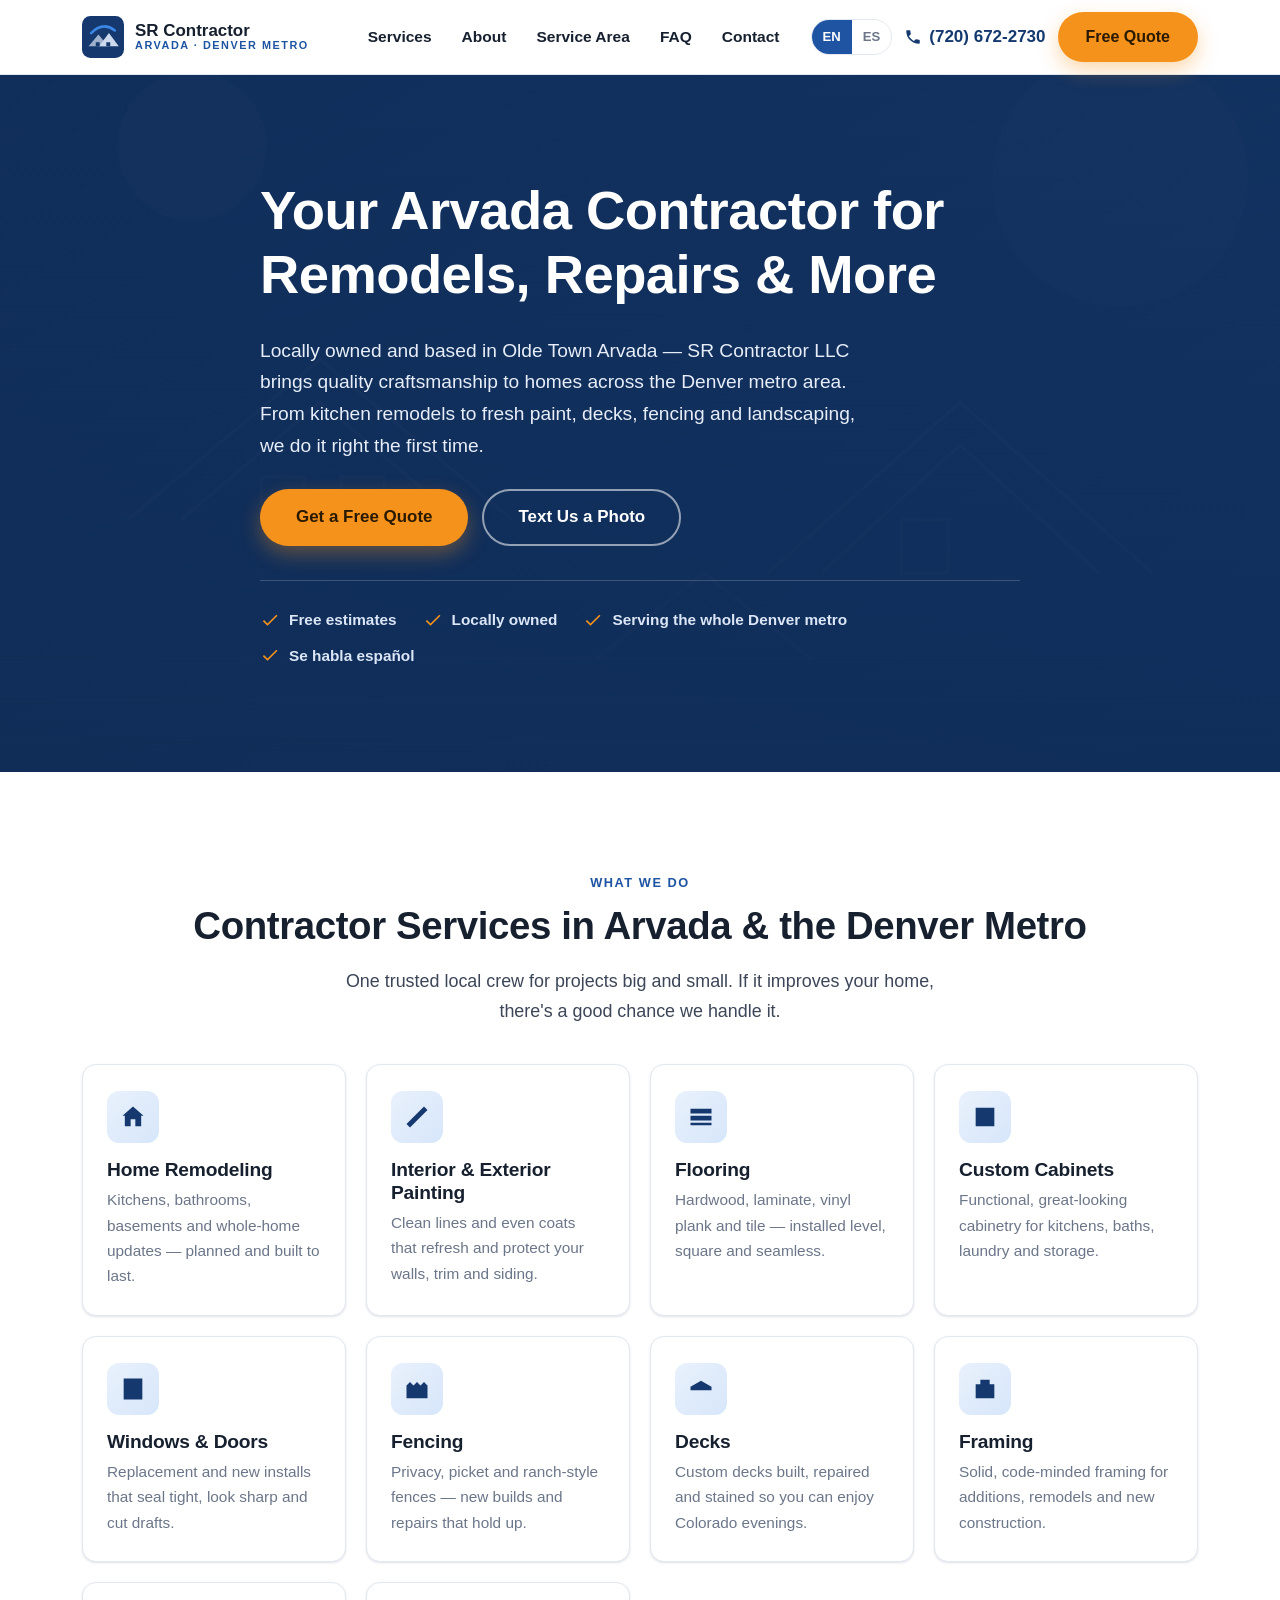
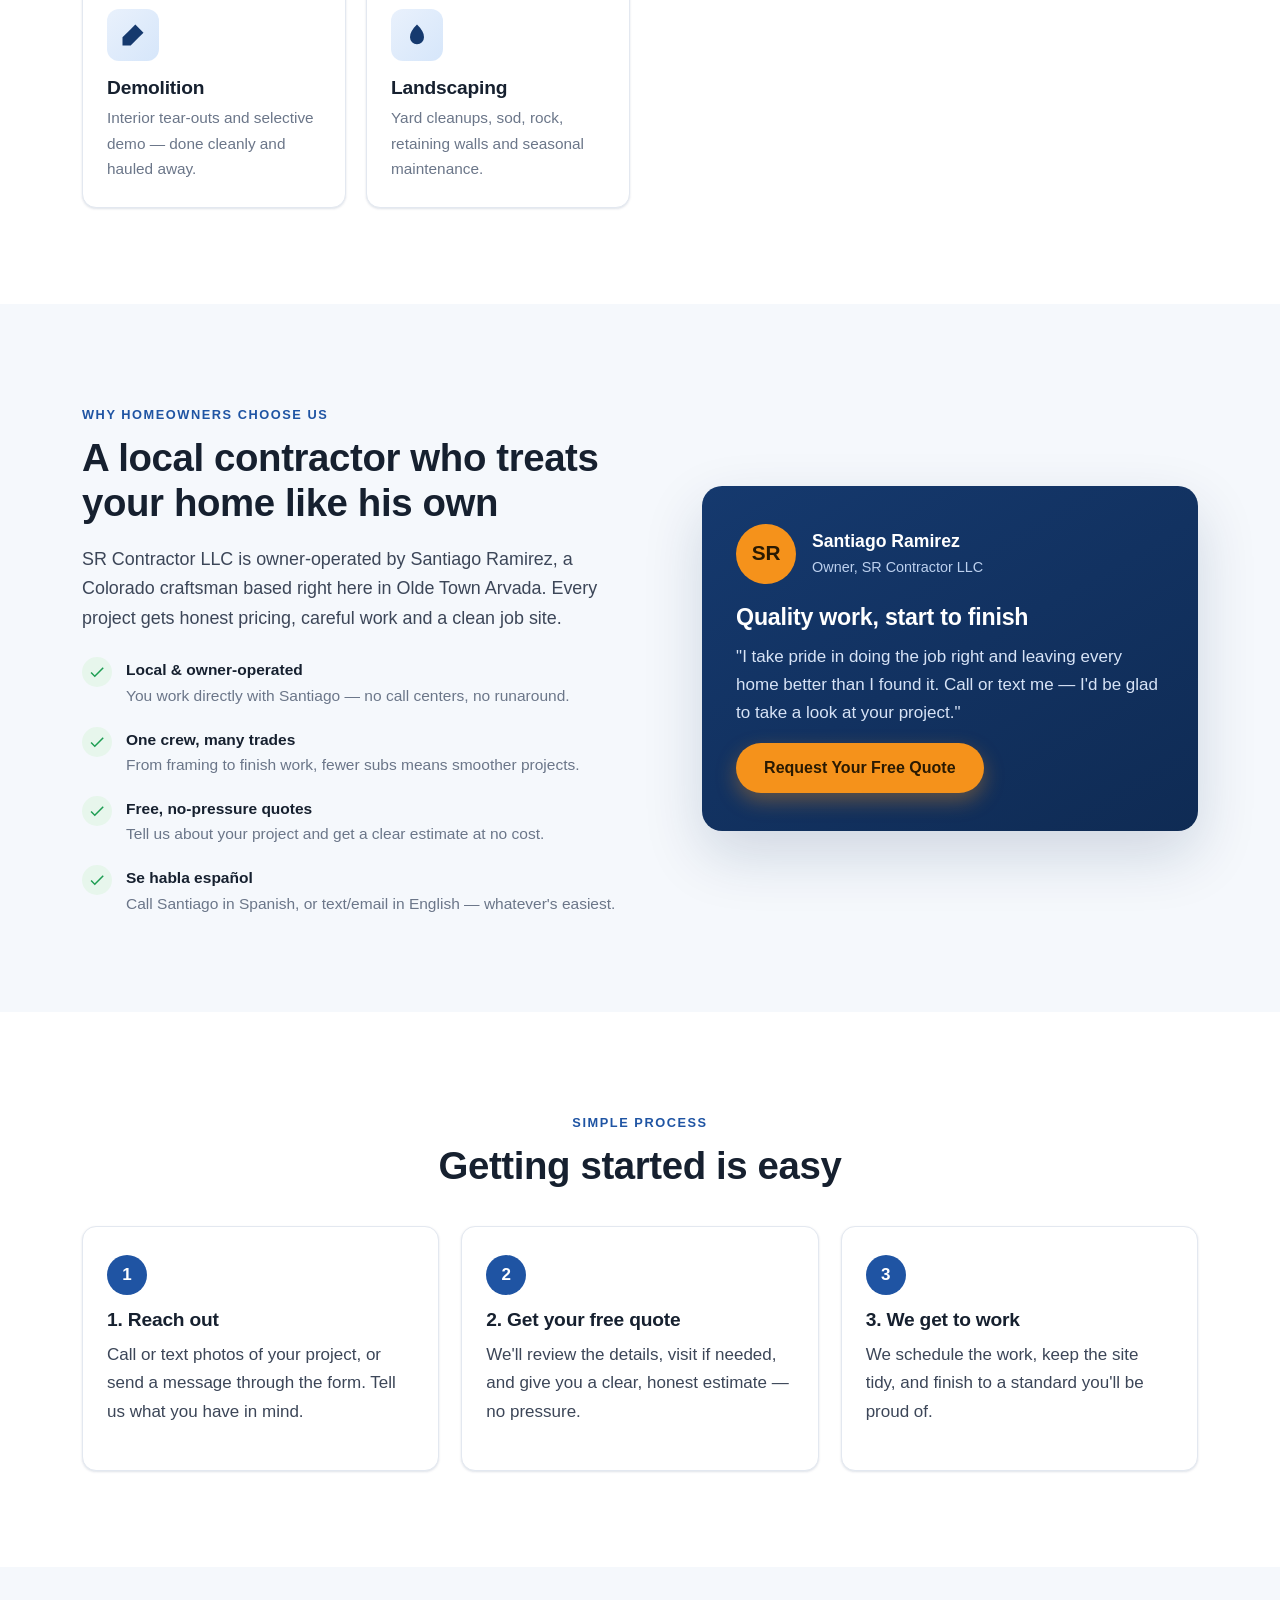
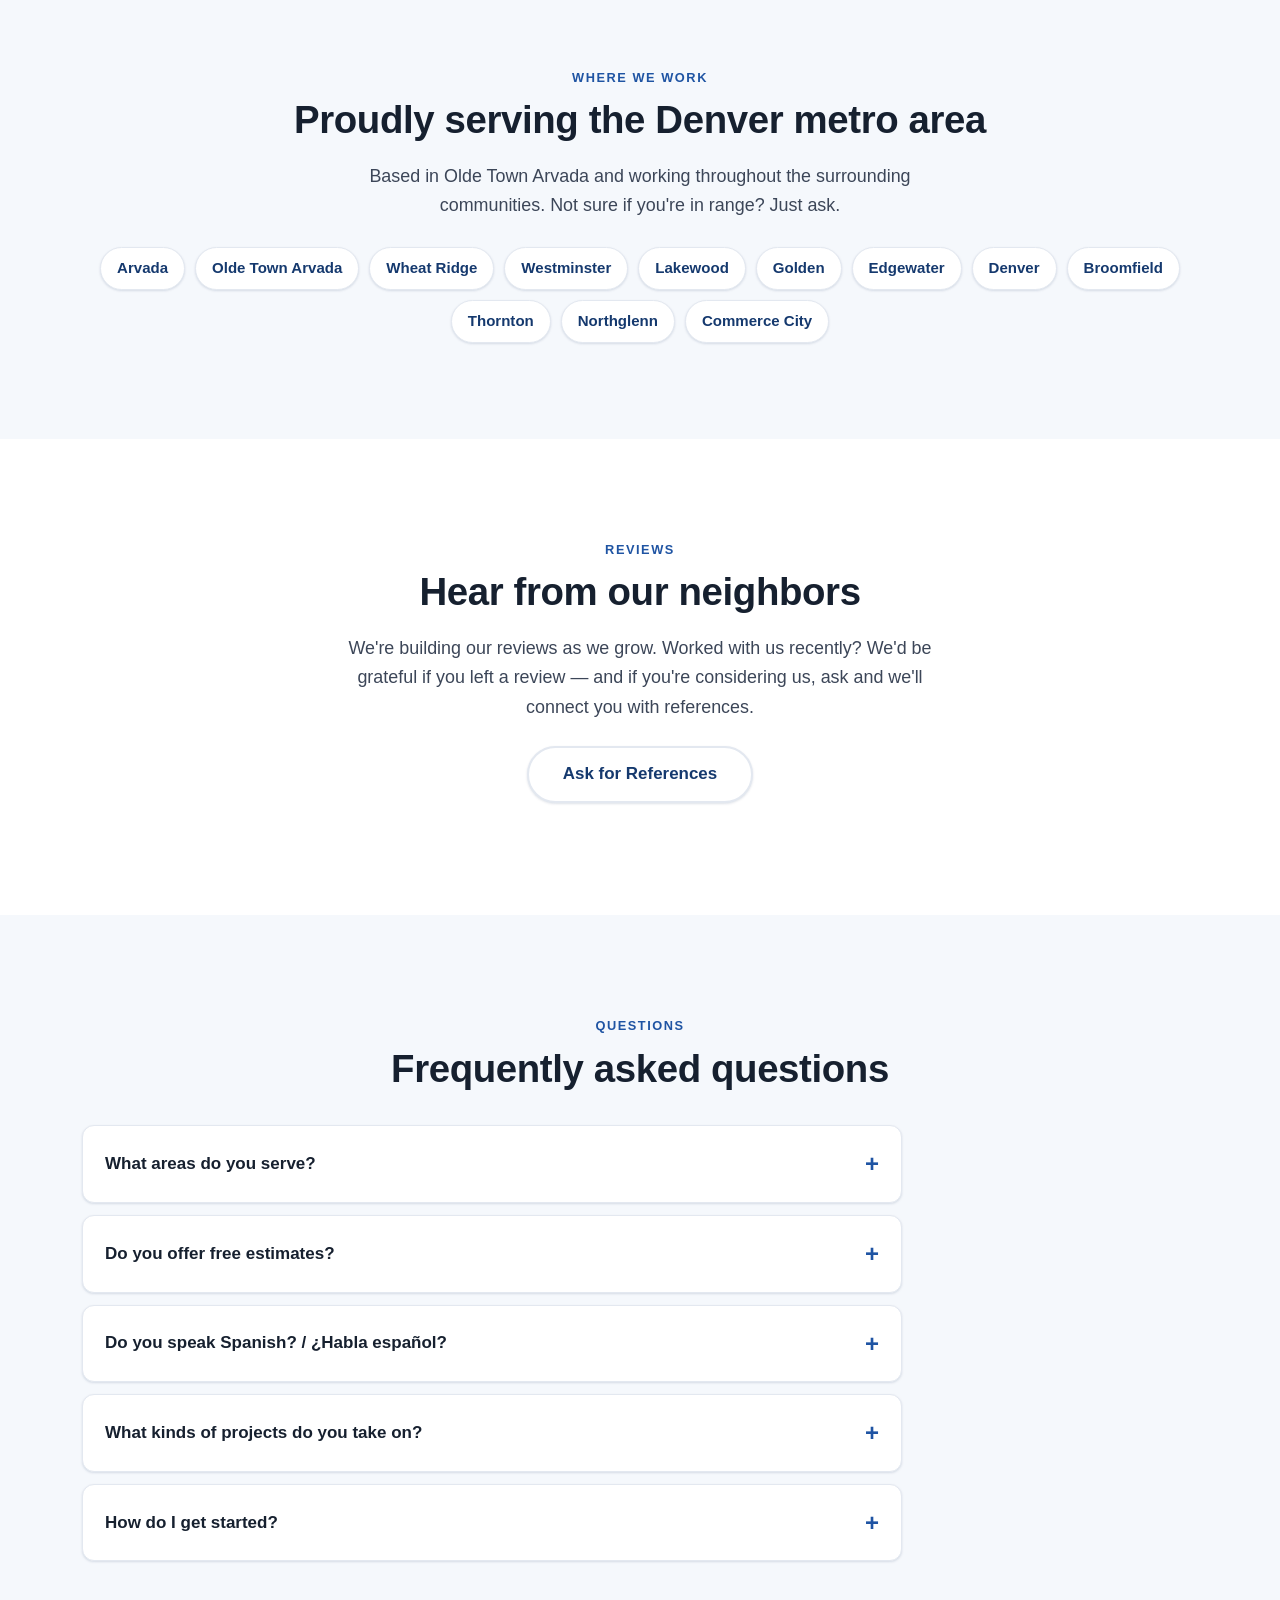
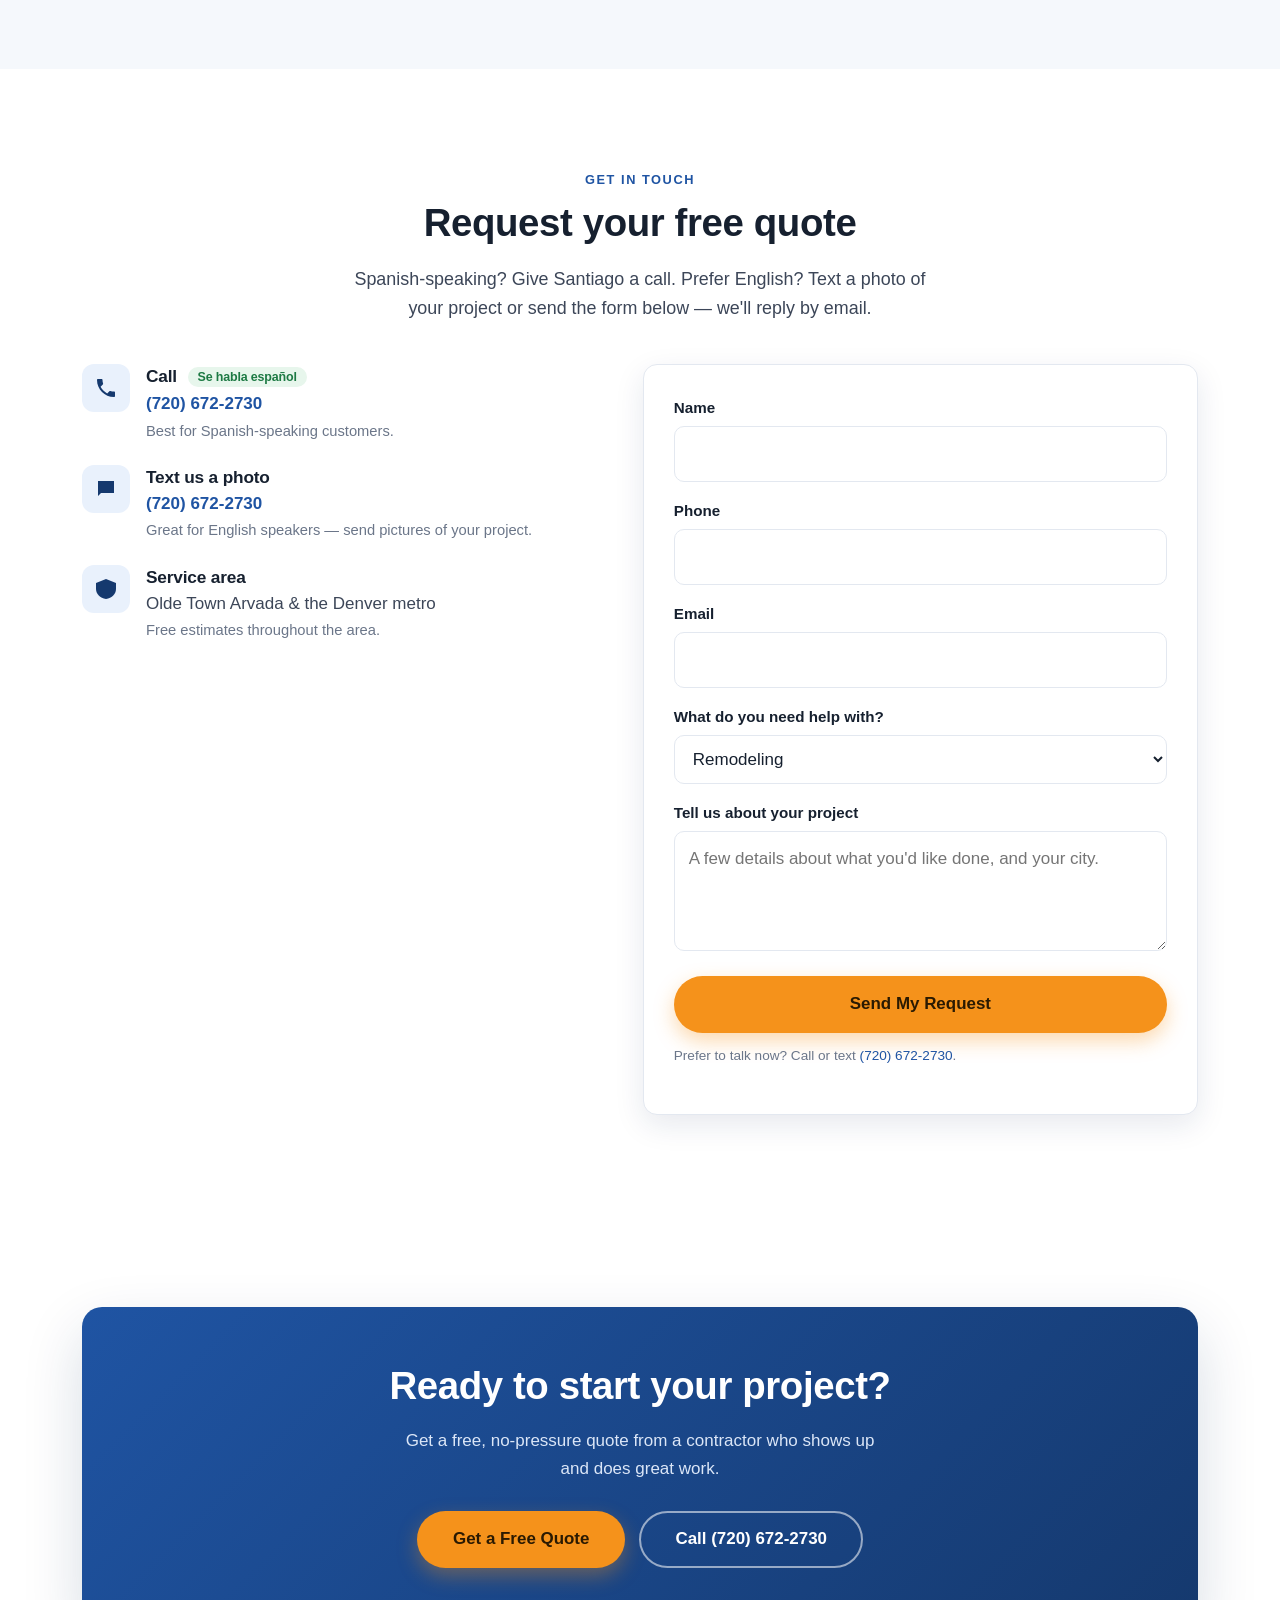
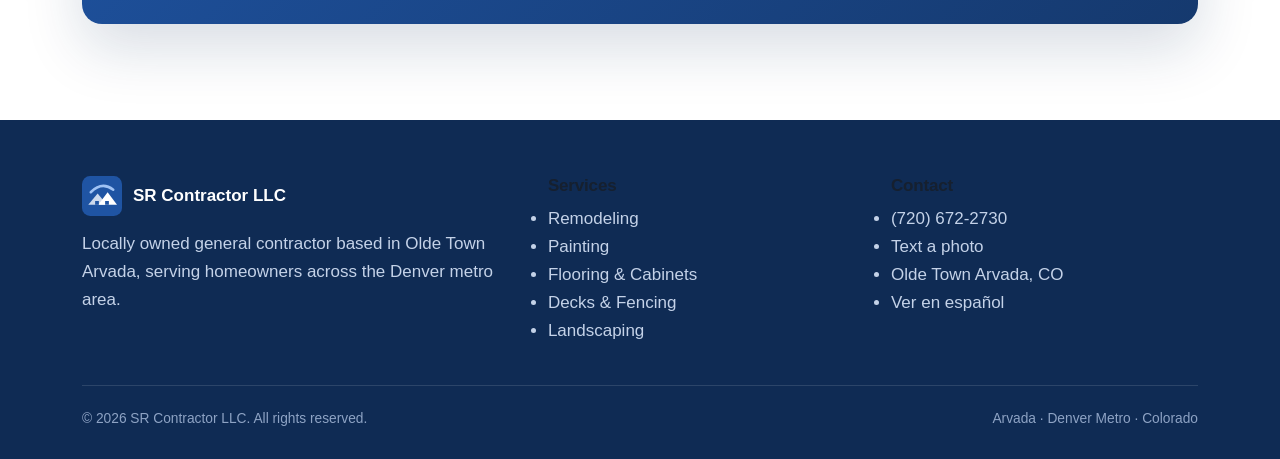
<file: index.html>
<!DOCTYPE html>
<html lang="en">
<head>
  <meta charset="utf-8">
  <meta name="viewport" content="width=device-width, initial-scale=1">

  <!-- ===== Primary SEO meta ===== -->
  <title>Arvada Contractor — Remodeling, Painting, Decks & More | SR Contractor LLC</title>
  <meta name="description" content="Locally owned Arvada contractor serving the Denver metro: remodeling, painting, flooring, decks, fencing & more. Free quotes — call or text (720) 672-2730.">
  <meta name="keywords" content="Arvada contractor, contractor near me, Denver metro contractor, home remodeling Arvada, painting, flooring, decks, fencing, cabinets, framing, demolition, landscaping">
  <meta name="robots" content="index, follow, max-image-preview:large">
  <meta name="author" content="SR Contractor LLC">
  <meta name="theme-color" content="#15396e">

  <!-- Canonical + language alternates (English-primary + Spanish) -->
  <link rel="canonical" href="https://arvadacontractor.com/">
  <link rel="alternate" hreflang="en" href="https://arvadacontractor.com/">
  <link rel="alternate" hreflang="es" href="https://arvadacontractor.com/es/">
  <link rel="alternate" hreflang="x-default" href="https://arvadacontractor.com/">

  <!-- ===== Open Graph / social ===== -->
  <meta property="og:type" content="website">
  <meta property="og:site_name" content="SR Contractor LLC">
  <meta property="og:title" content="Arvada Contractor — Remodeling, Painting, Decks & More">
  <meta property="og:description" content="Locally owned Arvada contractor serving the Denver metro. Free quotes — call or text today.">
  <meta property="og:url" content="https://arvadacontractor.com/">
  <meta property="og:locale" content="en_US">
  <meta property="og:locale:alternate" content="es_US">
  <meta property="og:image" content="https://arvadacontractor.com/assets/og-image.jpg">
  <meta property="og:image:width" content="1200">
  <meta property="og:image:height" content="630">
  <meta name="twitter:card" content="summary_large_image">
  <meta name="twitter:title" content="Arvada Contractor — SR Contractor LLC">
  <meta name="twitter:description" content="Locally owned Arvada contractor serving the Denver metro. Free quotes — call or text today.">
  <meta name="twitter:image" content="https://arvadacontractor.com/assets/og-image.jpg">

  <!-- Icons -->
  <link rel="icon" href="/assets/favicon.svg" type="image/svg+xml">
  <link rel="apple-touch-icon" href="/assets/favicon.svg">

  <link rel="preload" href="/css/styles.css" as="style">
  <link rel="stylesheet" href="/css/styles.css">

  <!-- ===== Structured data: Local business (General Contractor) ===== -->
  <script type="application/ld+json">
  {
    "@context": "https://schema.org",
    "@type": "GeneralContractor",
    "@id": "https://arvadacontractor.com/#business",
    "name": "SR Contractor LLC",
    "alternateName": "SR Contractor",
    "url": "https://arvadacontractor.com/",
    "image": "https://arvadacontractor.com/assets/og-image.jpg",
    "logo": "https://arvadacontractor.com/assets/favicon.svg",
    "telephone": "+1-720-672-2730",
    "priceRange": "$$",
    "description": "Locally owned general contractor in Arvada, Colorado, serving the Denver metro area. Remodeling, painting, flooring, cabinets, windows and doors, fencing, decks, framing, demolition and landscaping.",
    "knowsLanguage": ["es", "en"],
    "address": {
      "@type": "PostalAddress",
      "addressLocality": "Arvada",
      "addressRegion": "CO",
      "postalCode": "80002",
      "addressCountry": "US"
    },
    "areaServed": [
      { "@type": "City", "name": "Arvada" },
      { "@type": "City", "name": "Wheat Ridge" },
      { "@type": "City", "name": "Westminster" },
      { "@type": "City", "name": "Lakewood" },
      { "@type": "City", "name": "Golden" },
      { "@type": "City", "name": "Denver" },
      { "@type": "City", "name": "Broomfield" },
      { "@type": "City", "name": "Thornton" },
      { "@type": "City", "name": "Northglenn" },
      { "@type": "City", "name": "Edgewater" }
    ],
    "hasOfferCatalog": {
      "@type": "OfferCatalog",
      "name": "Contractor Services",
      "itemListElement": [
        { "@type": "Offer", "itemOffered": { "@type": "Service", "name": "Home Remodeling" } },
        { "@type": "Offer", "itemOffered": { "@type": "Service", "name": "Interior & Exterior Painting" } },
        { "@type": "Offer", "itemOffered": { "@type": "Service", "name": "Flooring Installation" } },
        { "@type": "Offer", "itemOffered": { "@type": "Service", "name": "Custom Cabinets" } },
        { "@type": "Offer", "itemOffered": { "@type": "Service", "name": "Windows & Doors" } },
        { "@type": "Offer", "itemOffered": { "@type": "Service", "name": "Fencing" } },
        { "@type": "Offer", "itemOffered": { "@type": "Service", "name": "Decks" } },
        { "@type": "Offer", "itemOffered": { "@type": "Service", "name": "Framing" } },
        { "@type": "Offer", "itemOffered": { "@type": "Service", "name": "Demolition" } },
        { "@type": "Offer", "itemOffered": { "@type": "Service", "name": "Landscaping" } }
      ]
    }
  }
  </script>

  <!-- ===== Structured data: FAQ (eligible for rich results) ===== -->
  <script type="application/ld+json">
  {
    "@context": "https://schema.org",
    "@type": "FAQPage",
    "mainEntity": [
      {
        "@type": "Question",
        "name": "What areas do you serve?",
        "acceptedAnswer": { "@type": "Answer", "text": "SR Contractor LLC is based in Olde Town Arvada and serves the greater Denver metro area, including Wheat Ridge, Westminster, Lakewood, Golden, Broomfield, Thornton and Denver." }
      },
      {
        "@type": "Question",
        "name": "Do you offer free estimates?",
        "acceptedAnswer": { "@type": "Answer", "text": "Yes. Estimates are free. Call or text photos of your project to (720) 672-2730, or send a message through the contact form." }
      },
      {
        "@type": "Question",
        "name": "Do you speak Spanish?",
        "acceptedAnswer": { "@type": "Answer", "text": "Yes. The owner, Santiago Ramirez, speaks Spanish and is happy to take Spanish-speaking calls. English-speaking customers are welcome to text or use the contact form." }
      },
      {
        "@type": "Question",
        "name": "What kinds of projects do you take on?",
        "acceptedAnswer": { "@type": "Answer", "text": "Remodeling, painting, flooring, custom cabinets, windows and doors, fencing, decks, framing, demolition and landscaping — for homeowners across the Denver metro." }
      }
    ]
  }
  </script>
</head>

<body>
  <a class="skip-link" href="#main">Skip to content</a>

  <!-- ===================== HEADER ===================== -->
  <header class="site-header">
    <div class="container">
      <nav class="nav" id="nav" aria-label="Primary">
        <a class="brand" href="/" aria-label="SR Contractor LLC home">
          <svg class="brand__logo" viewBox="0 0 64 64" aria-hidden="true">
            <rect width="64" height="64" rx="13" fill="#15396e"/>
            <path d="M14 26 Q32 8 50 22" fill="none" stroke="#3b86e6" stroke-width="4" stroke-linecap="round"/>
            <path d="M10 46 L25 28 L40 46 Z" fill="#9fb1cc"/>
            <path d="M26 46 L41 26 L56 46 Z" fill="#cdd9ec"/>
            <rect x="21" y="40" width="6" height="6" fill="#15396e"/>
            <rect x="37" y="40" width="6" height="6" fill="#15396e"/>
          </svg>
          <span class="brand__name">SR Contractor<span>Arvada · Denver Metro</span></span>
        </a>

        <ul class="nav__links">
          <li><a href="#services">Services</a></li>
          <li><a href="#about">About</a></li>
          <li><a href="#area">Service Area</a></li>
          <li><a href="#faq">FAQ</a></li>
          <li><a href="#contact">Contact</a></li>
        </ul>

        <div class="nav__actions">
          <span class="lang" aria-label="Language">
            <a href="/" aria-current="true">EN</a>
            <a href="/es/" hreflang="es">ES</a>
          </span>
          <a class="nav__phone" href="tel:+17206722730" aria-label="Call (720) 672-2730">
            <svg width="18" height="18" viewBox="0 0 24 24" fill="currentColor" aria-hidden="true"><path d="M6.6 10.8c1.4 2.8 3.8 5.1 6.6 6.6l2.2-2.2c.3-.3.7-.4 1-.2 1.1.4 2.3.6 3.6.6.6 0 1 .4 1 1V20c0 .6-.4 1-1 1C10.6 21 3 13.4 3 4c0-.6.4-1 1-1h3.5c.6 0 1 .4 1 1 0 1.2.2 2.4.6 3.6.1.4 0 .8-.3 1l-2.2 2.2z"/></svg>
            (720) 672-2730
          </a>
          <a class="btn btn--primary" href="#contact">Free Quote</a>
        </div>

        <button class="nav__toggle" id="navToggle" aria-expanded="false" aria-controls="mobileMenu" aria-label="Open menu">
          <svg viewBox="0 0 24 24" fill="none" stroke="currentColor" stroke-width="2" stroke-linecap="round"><path d="M3 6h18M3 12h18M3 18h18"/></svg>
        </button>
      </nav>
    </div>
    <div class="mobile-menu" id="mobileMenu">
      <ul>
        <li><a href="#services">Services</a></li>
        <li><a href="#about">About</a></li>
        <li><a href="#area">Service Area</a></li>
        <li><a href="#faq">FAQ</a></li>
        <li><a href="#contact">Contact</a></li>
        <li><a href="/es/">Español</a></li>
      </ul>
      <div class="mobile-cta">
        <a class="btn btn--blue btn--block" href="tel:+17206722730">Call (720) 672-2730</a>
        <a class="btn btn--primary btn--block" href="#contact">Get a Free Quote</a>
      </div>
    </div>
  </header>

  <main id="main">
    <!-- ===================== HERO ===================== -->
    <section class="hero">
      <div class="container hero__inner">
        <h1>Your Arvada Contractor for Remodels, Repairs &amp; More</h1>
        <p>Locally owned and based in Olde Town Arvada — SR Contractor LLC brings quality craftsmanship to homes across the Denver metro area. From kitchen remodels to fresh paint, decks, fencing and landscaping, we do it right the first time.</p>
        <div class="hero__cta">
          <a class="btn btn--primary btn--lg" href="#contact">Get a Free Quote</a>
          <a class="btn btn--ghost btn--lg" href="sms:+17206722730">Text Us a Photo</a>
        </div>
        <ul class="hero__trust">
          <li><svg viewBox="0 0 24 24" fill="currentColor" aria-hidden="true"><path d="M9 16.2 4.8 12l-1.4 1.4L9 19 21 7l-1.4-1.4z"/></svg> Free estimates</li>
          <li><svg viewBox="0 0 24 24" fill="currentColor" aria-hidden="true"><path d="M9 16.2 4.8 12l-1.4 1.4L9 19 21 7l-1.4-1.4z"/></svg> Locally owned</li>
          <li><svg viewBox="0 0 24 24" fill="currentColor" aria-hidden="true"><path d="M9 16.2 4.8 12l-1.4 1.4L9 19 21 7l-1.4-1.4z"/></svg> Serving the whole Denver metro</li>
          <li><svg viewBox="0 0 24 24" fill="currentColor" aria-hidden="true"><path d="M9 16.2 4.8 12l-1.4 1.4L9 19 21 7l-1.4-1.4z"/></svg> Se habla español</li>
        </ul>
      </div>
    </section>

    <!-- ===================== SERVICES ===================== -->
    <section class="section" id="services">
      <div class="container">
        <div class="center">
          <span class="eyebrow">What We Do</span>
          <h2>Contractor Services in Arvada &amp; the Denver Metro</h2>
          <p class="lead">One trusted local crew for projects big and small. If it improves your home, there's a good chance we handle it.</p>
        </div>

        <div class="grid services__grid">
          <article class="service-card">
            <div class="service-card__icon"><svg viewBox="0 0 24 24" fill="currentColor" aria-hidden="true"><path d="M3 11 12 3l9 8h-2v9h-5v-6h-4v6H5v-9z"/></svg></div>
            <h3>Home Remodeling</h3>
            <p>Kitchens, bathrooms, basements and whole-home updates — planned and built to last.</p>
          </article>
          <article class="service-card">
            <div class="service-card__icon"><svg viewBox="0 0 24 24" fill="currentColor" aria-hidden="true"><path d="M18 3 3 18l3 3 15-15zM14 6l4 4"/></svg></div>
            <h3>Interior &amp; Exterior Painting</h3>
            <p>Clean lines and even coats that refresh and protect your walls, trim and siding.</p>
          </article>
          <article class="service-card">
            <div class="service-card__icon"><svg viewBox="0 0 24 24" fill="currentColor" aria-hidden="true"><path d="M3 5h18v4H3zM3 11h18v4H3zM3 17h18v2H3z"/></svg></div>
            <h3>Flooring</h3>
            <p>Hardwood, laminate, vinyl plank and tile — installed level, square and seamless.</p>
          </article>
          <article class="service-card">
            <div class="service-card__icon"><svg viewBox="0 0 24 24" fill="currentColor" aria-hidden="true"><path d="M4 4h16v16H4zM4 10h16M12 4v16"/></svg></div>
            <h3>Custom Cabinets</h3>
            <p>Functional, great-looking cabinetry for kitchens, baths, laundry and storage.</p>
          </article>
          <article class="service-card">
            <div class="service-card__icon"><svg viewBox="0 0 24 24" fill="currentColor" aria-hidden="true"><path d="M4 3h16v18H4zM12 3v18M4 12h16"/></svg></div>
            <h3>Windows &amp; Doors</h3>
            <p>Replacement and new installs that seal tight, look sharp and cut drafts.</p>
          </article>
          <article class="service-card">
            <div class="service-card__icon"><svg viewBox="0 0 24 24" fill="currentColor" aria-hidden="true"><path d="M3 20V9l3-3 3 3v11M9 20V9l3-3 3 3v11M15 20V9l3-3 3 3v11M2 20h20"/></svg></div>
            <h3>Fencing</h3>
            <p>Privacy, picket and ranch-style fences — new builds and repairs that hold up.</p>
          </article>
          <article class="service-card">
            <div class="service-card__icon"><svg viewBox="0 0 24 24" fill="currentColor" aria-hidden="true"><path d="M3 10h18v3H3zM5 13v7M19 13v7M3 10l9-5 9 5"/></svg></div>
            <h3>Decks</h3>
            <p>Custom decks built, repaired and stained so you can enjoy Colorado evenings.</p>
          </article>
          <article class="service-card">
            <div class="service-card__icon"><svg viewBox="0 0 24 24" fill="currentColor" aria-hidden="true"><path d="M4 20V8h4V4h8v4h4v12M9 20v-6h6v6"/></svg></div>
            <h3>Framing</h3>
            <p>Solid, code-minded framing for additions, remodels and new construction.</p>
          </article>
          <article class="service-card">
            <div class="service-card__icon"><svg viewBox="0 0 24 24" fill="currentColor" aria-hidden="true"><path d="M14 3l7 7-4 4-7-7zM10 7 3 14v7h7l7-7"/></svg></div>
            <h3>Demolition</h3>
            <p>Interior tear-outs and selective demo — done cleanly and hauled away.</p>
          </article>
          <article class="service-card">
            <div class="service-card__icon"><svg viewBox="0 0 24 24" fill="currentColor" aria-hidden="true"><path d="M12 3C8 7 6 10 6 14a6 6 0 0 0 12 0c0-4-2-7-6-11zM12 21v-7"/></svg></div>
            <h3>Landscaping</h3>
            <p>Yard cleanups, sod, rock, retaining walls and seasonal maintenance.</p>
          </article>
        </div>
      </div>
    </section>

    <!-- ===================== ABOUT / WHY US ===================== -->
    <section class="section section--alt" id="about">
      <div class="container split">
        <div>
          <span class="eyebrow">Why Homeowners Choose Us</span>
          <h2>A local contractor who treats your home like his own</h2>
          <p class="lead">SR Contractor LLC is owner-operated by Santiago Ramirez, a Colorado craftsman based right here in Olde Town Arvada. Every project gets honest pricing, careful work and a clean job site.</p>
          <ul class="feature-list">
            <li>
              <span class="tick"><svg viewBox="0 0 24 24" fill="currentColor" aria-hidden="true"><path d="M9 16.2 4.8 12l-1.4 1.4L9 19 21 7l-1.4-1.4z"/></svg></span>
              <span><strong>Local &amp; owner-operated</strong>You work directly with Santiago — no call centers, no runaround.</span>
            </li>
            <li>
              <span class="tick"><svg viewBox="0 0 24 24" fill="currentColor" aria-hidden="true"><path d="M9 16.2 4.8 12l-1.4 1.4L9 19 21 7l-1.4-1.4z"/></svg></span>
              <span><strong>One crew, many trades</strong>From framing to finish work, fewer subs means smoother projects.</span>
            </li>
            <li>
              <span class="tick"><svg viewBox="0 0 24 24" fill="currentColor" aria-hidden="true"><path d="M9 16.2 4.8 12l-1.4 1.4L9 19 21 7l-1.4-1.4z"/></svg></span>
              <span><strong>Free, no-pressure quotes</strong>Tell us about your project and get a clear estimate at no cost.</span>
            </li>
            <li>
              <span class="tick"><svg viewBox="0 0 24 24" fill="currentColor" aria-hidden="true"><path d="M9 16.2 4.8 12l-1.4 1.4L9 19 21 7l-1.4-1.4z"/></svg></span>
              <span><strong>Se habla español</strong>Call Santiago in Spanish, or text/email in English — whatever's easiest.</span>
            </li>
          </ul>
        </div>
        <aside class="panel" aria-label="About the owner">
          <div class="owner">
            <div class="owner__avatar" aria-hidden="true">SR</div>
            <div>
              <div class="owner__name">Santiago Ramirez</div>
              <div class="owner__title">Owner, SR Contractor LLC</div>
            </div>
          </div>
          <h3>Quality work, start to finish</h3>
          <p>"I take pride in doing the job right and leaving every home better than I found it. Call or text me — I'd be glad to take a look at your project."</p>
          <a class="btn btn--primary" href="#contact">Request Your Free Quote</a>
        </aside>
      </div>
    </section>

    <!-- ===================== PROCESS ===================== -->
    <section class="section" id="process">
      <div class="container">
        <div class="center">
          <span class="eyebrow">Simple Process</span>
          <h2>Getting started is easy</h2>
        </div>
        <div class="steps">
          <div class="step">
            <div class="step__num" aria-hidden="true"></div>
            <h3>1. Reach out</h3>
            <p>Call or text photos of your project, or send a message through the form. Tell us what you have in mind.</p>
          </div>
          <div class="step">
            <div class="step__num" aria-hidden="true"></div>
            <h3>2. Get your free quote</h3>
            <p>We'll review the details, visit if needed, and give you a clear, honest estimate — no pressure.</p>
          </div>
          <div class="step">
            <div class="step__num" aria-hidden="true"></div>
            <h3>3. We get to work</h3>
            <p>We schedule the work, keep the site tidy, and finish to a standard you'll be proud of.</p>
          </div>
        </div>
      </div>
    </section>

    <!-- ===================== SERVICE AREA ===================== -->
    <section class="section section--alt" id="area">
      <div class="container center">
        <span class="eyebrow">Where We Work</span>
        <h2>Proudly serving the Denver metro area</h2>
        <p class="lead">Based in Olde Town Arvada and working throughout the surrounding communities. Not sure if you're in range? Just ask.</p>
        <ul class="area__cities" role="list" style="justify-content:center;">
          <li>Arvada</li>
          <li>Olde Town Arvada</li>
          <li>Wheat Ridge</li>
          <li>Westminster</li>
          <li>Lakewood</li>
          <li>Golden</li>
          <li>Edgewater</li>
          <li>Denver</li>
          <li>Broomfield</li>
          <li>Thornton</li>
          <li>Northglenn</li>
          <li>Commerce City</li>
        </ul>
      </div>
    </section>

    <!-- ===================== REVIEWS =====================
         NOTE: No reviews are invented here. Add REAL customer
         quotes below by copying one .review block per review.
         The best source is your Google Business Profile — see
         README.md ("Reviews & reputation"). Until then, this
         section invites customers to leave the first review. -->
    <section class="section" id="reviews">
      <div class="container center">
        <span class="eyebrow">Reviews</span>
        <h2>Hear from our neighbors</h2>
        <p class="lead">We're building our reviews as we grow. Worked with us recently? We'd be grateful if you left a review — and if you're considering us, ask and we'll connect you with references.</p>

        <!-- ===== TEMPLATE: duplicate one block per real review =====
        <div class="grid reviews__grid">
          <figure class="review">
            <div class="review__stars" aria-label="5 out of 5 stars">★★★★★</div>
            <blockquote><p>"Real customer quote goes here."</p></blockquote>
            <figcaption class="review__by">— First name, City</figcaption>
          </figure>
        </div>
        ============================================================ -->

        <p style="margin-top:24px;">
          <a class="btn btn--outline btn--lg" href="#contact">Ask for References</a>
        </p>
      </div>
    </section>

    <!-- ===================== FAQ ===================== -->
    <section class="section section--alt" id="faq">
      <div class="container">
        <div class="center">
          <span class="eyebrow">Questions</span>
          <h2>Frequently asked questions</h2>
        </div>
        <div class="faq">
          <details>
            <summary>What areas do you serve?</summary>
            <div>We're based in Olde Town Arvada and serve the greater Denver metro — Wheat Ridge, Westminster, Lakewood, Golden, Broomfield, Thornton, Denver and more. Not sure if you're in range? Just ask.</div>
          </details>
          <details>
            <summary>Do you offer free estimates?</summary>
            <div>Yes — estimates are free. Call or text photos of your project to (720) 672-2730, or send a message through the contact form below.</div>
          </details>
          <details>
            <summary>Do you speak Spanish? / ¿Habla español?</summary>
            <div>Yes. Owner Santiago Ramirez speaks Spanish and is happy to take Spanish-speaking calls. English-speaking customers are welcome to text or use the contact form, and we'll reply by email.</div>
          </details>
          <details>
            <summary>What kinds of projects do you take on?</summary>
            <div>Remodeling, painting, flooring, custom cabinets, windows and doors, fencing, decks, framing, demolition and landscaping. If you're not sure, ask — there's a good chance we can help.</div>
          </details>
          <details>
            <summary>How do I get started?</summary>
            <div>The fastest way is to text a few photos of your project to (720) 672-2730. You can also call, or fill out the form below and we'll get back to you.</div>
          </details>
        </div>
      </div>
    </section>

    <!-- ===================== CONTACT ===================== -->
    <section class="section" id="contact">
      <div class="container">
        <div class="center">
          <span class="eyebrow">Get In Touch</span>
          <h2>Request your free quote</h2>
          <p class="lead">Spanish-speaking? Give Santiago a call. Prefer English? Text a photo of your project or send the form below — we'll reply by email.</p>
        </div>

        <div class="contact__grid" style="margin-top:40px;">
          <div>
            <div class="contact-method">
              <div class="contact-method__icon"><svg viewBox="0 0 24 24" fill="currentColor" aria-hidden="true"><path d="M6.6 10.8c1.4 2.8 3.8 5.1 6.6 6.6l2.2-2.2c.3-.3.7-.4 1-.2 1.1.4 2.3.6 3.6.6.6 0 1 .4 1 1V20c0 .6-.4 1-1 1C10.6 21 3 13.4 3 4c0-.6.4-1 1-1h3.5c.6 0 1 .4 1 1 0 1.2.2 2.4.6 3.6.1.4 0 .8-.3 1l-2.2 2.2z"/></svg></div>
              <div>
                <h3>Call <span class="badge-es">Se habla español</span></h3>
                <a href="tel:+17206722730">(720) 672-2730</a>
                <div class="note">Best for Spanish-speaking customers.</div>
              </div>
            </div>

            <div class="contact-method">
              <div class="contact-method__icon"><svg viewBox="0 0 24 24" fill="currentColor" aria-hidden="true"><path d="M4 4h16v12H7l-3 3z"/></svg></div>
              <div>
                <h3>Text us a photo</h3>
                <a href="sms:+17206722730">(720) 672-2730</a>
                <div class="note">Great for English speakers — send pictures of your project.</div>
              </div>
            </div>

            <div class="contact-method">
              <div class="contact-method__icon"><svg viewBox="0 0 24 24" fill="currentColor" aria-hidden="true"><path d="M12 2 2 6v6c0 5 4 9 10 10 6-1 10-5 10-10V6z"/></svg></div>
              <div>
                <h3>Service area</h3>
                <span>Olde Town Arvada &amp; the Denver metro</span>
                <div class="note">Free estimates throughout the area.</div>
              </div>
            </div>
          </div>

          <!-- Contact form.
               This posts to Web3Forms, which emails the submission to Santiago.
               SETUP (see README → "Make the contact form email Santiago"):
                 1. Get Santiago's email address.
                 2. Create a free key at https://web3forms.com (uses that email).
                 3. Paste the key into the access_key value below.
               No key yet = the form shows a friendly notice instead of failing. -->
          <form class="form-card" id="quoteForm" action="https://api.web3forms.com/submit" method="POST">
            <input type="hidden" name="access_key" value="YOUR_WEB3FORMS_ACCESS_KEY">
            <input type="hidden" name="subject" value="New quote request from arvadacontractor.com">
            <input type="hidden" name="from_name" value="Arvada Contractor website">
            <!-- honeypot anti-spam: bots fill this, humans don't see it -->
            <input type="checkbox" name="botcheck" class="visually-hidden" tabindex="-1" autocomplete="off">

            <div class="field">
              <label for="name">Name</label>
              <input id="name" name="name" type="text" autocomplete="name" required>
            </div>
            <div class="field">
              <label for="phone">Phone</label>
              <input id="phone" name="phone" type="tel" autocomplete="tel" required>
            </div>
            <div class="field">
              <label for="email">Email</label>
              <input id="email" name="email" type="email" autocomplete="email">
            </div>
            <div class="field">
              <label for="service">What do you need help with?</label>
              <select id="service" name="service">
                <option>Remodeling</option>
                <option>Painting</option>
                <option>Flooring</option>
                <option>Cabinets</option>
                <option>Windows &amp; Doors</option>
                <option>Fencing</option>
                <option>Decks</option>
                <option>Framing</option>
                <option>Demolition</option>
                <option>Landscaping</option>
                <option>Something else</option>
              </select>
            </div>
            <div class="field">
              <label for="message">Tell us about your project</label>
              <textarea id="message" name="message" placeholder="A few details about what you'd like done, and your city."></textarea>
            </div>
            <button class="btn btn--primary btn--lg btn--block" type="submit">Send My Request</button>
            <p class="form-note">Prefer to talk now? Call or text <a href="tel:+17206722730">(720) 672-2730</a>.</p>
            <p class="form-status" id="formStatus" role="status" aria-live="polite"></p>
          </form>
        </div>
      </div>
    </section>

    <!-- ===================== CTA BAND ===================== -->
    <section class="section">
      <div class="container">
        <div class="cta-band">
          <h2>Ready to start your project?</h2>
          <p>Get a free, no-pressure quote from a contractor who shows up and does great work.</p>
          <div class="hero__cta">
            <a class="btn btn--primary btn--lg" href="#contact">Get a Free Quote</a>
            <a class="btn btn--ghost btn--lg" href="tel:+17206722730">Call (720) 672-2730</a>
          </div>
        </div>
      </div>
    </section>
  </main>

  <!-- ===================== FOOTER ===================== -->
  <footer class="site-footer">
    <div class="container">
      <div class="footer__grid">
        <div>
          <div class="footer__brand">
            <svg class="brand__logo" viewBox="0 0 64 64" aria-hidden="true">
              <rect width="64" height="64" rx="13" fill="#1f54a3"/>
              <path d="M14 26 Q32 8 50 22" fill="none" stroke="#9fc2f4" stroke-width="4" stroke-linecap="round"/>
              <path d="M10 46 L25 28 L40 46 Z" fill="#cdd9ec"/>
              <path d="M26 46 L41 26 L56 46 Z" fill="#ffffff"/>
              <rect x="21" y="40" width="6" height="6" fill="#1f54a3"/>
              <rect x="37" y="40" width="6" height="6" fill="#1f54a3"/>
            </svg>
            SR Contractor LLC
          </div>
          <p>Locally owned general contractor based in Olde Town Arvada, serving homeowners across the Denver metro area.</p>
        </div>
        <div>
          <h4>Services</h4>
          <ul>
            <li><a href="#services">Remodeling</a></li>
            <li><a href="#services">Painting</a></li>
            <li><a href="#services">Flooring &amp; Cabinets</a></li>
            <li><a href="#services">Decks &amp; Fencing</a></li>
            <li><a href="#services">Landscaping</a></li>
          </ul>
        </div>
        <div>
          <h4>Contact</h4>
          <ul>
            <li><a href="tel:+17206722730">(720) 672-2730</a></li>
            <li><a href="sms:+17206722730">Text a photo</a></li>
            <li>Olde Town Arvada, CO</li>
            <li><a href="/es/">Ver en español</a></li>
          </ul>
        </div>
      </div>
      <div class="footer__bottom">
        <span>&copy; <span id="year">2026</span> SR Contractor LLC. All rights reserved.</span>
        <span>Arvada · Denver Metro · Colorado</span>
      </div>
    </div>
  </footer>

  <script src="/js/main.js" defer></script>
</body>
</html>
</file>
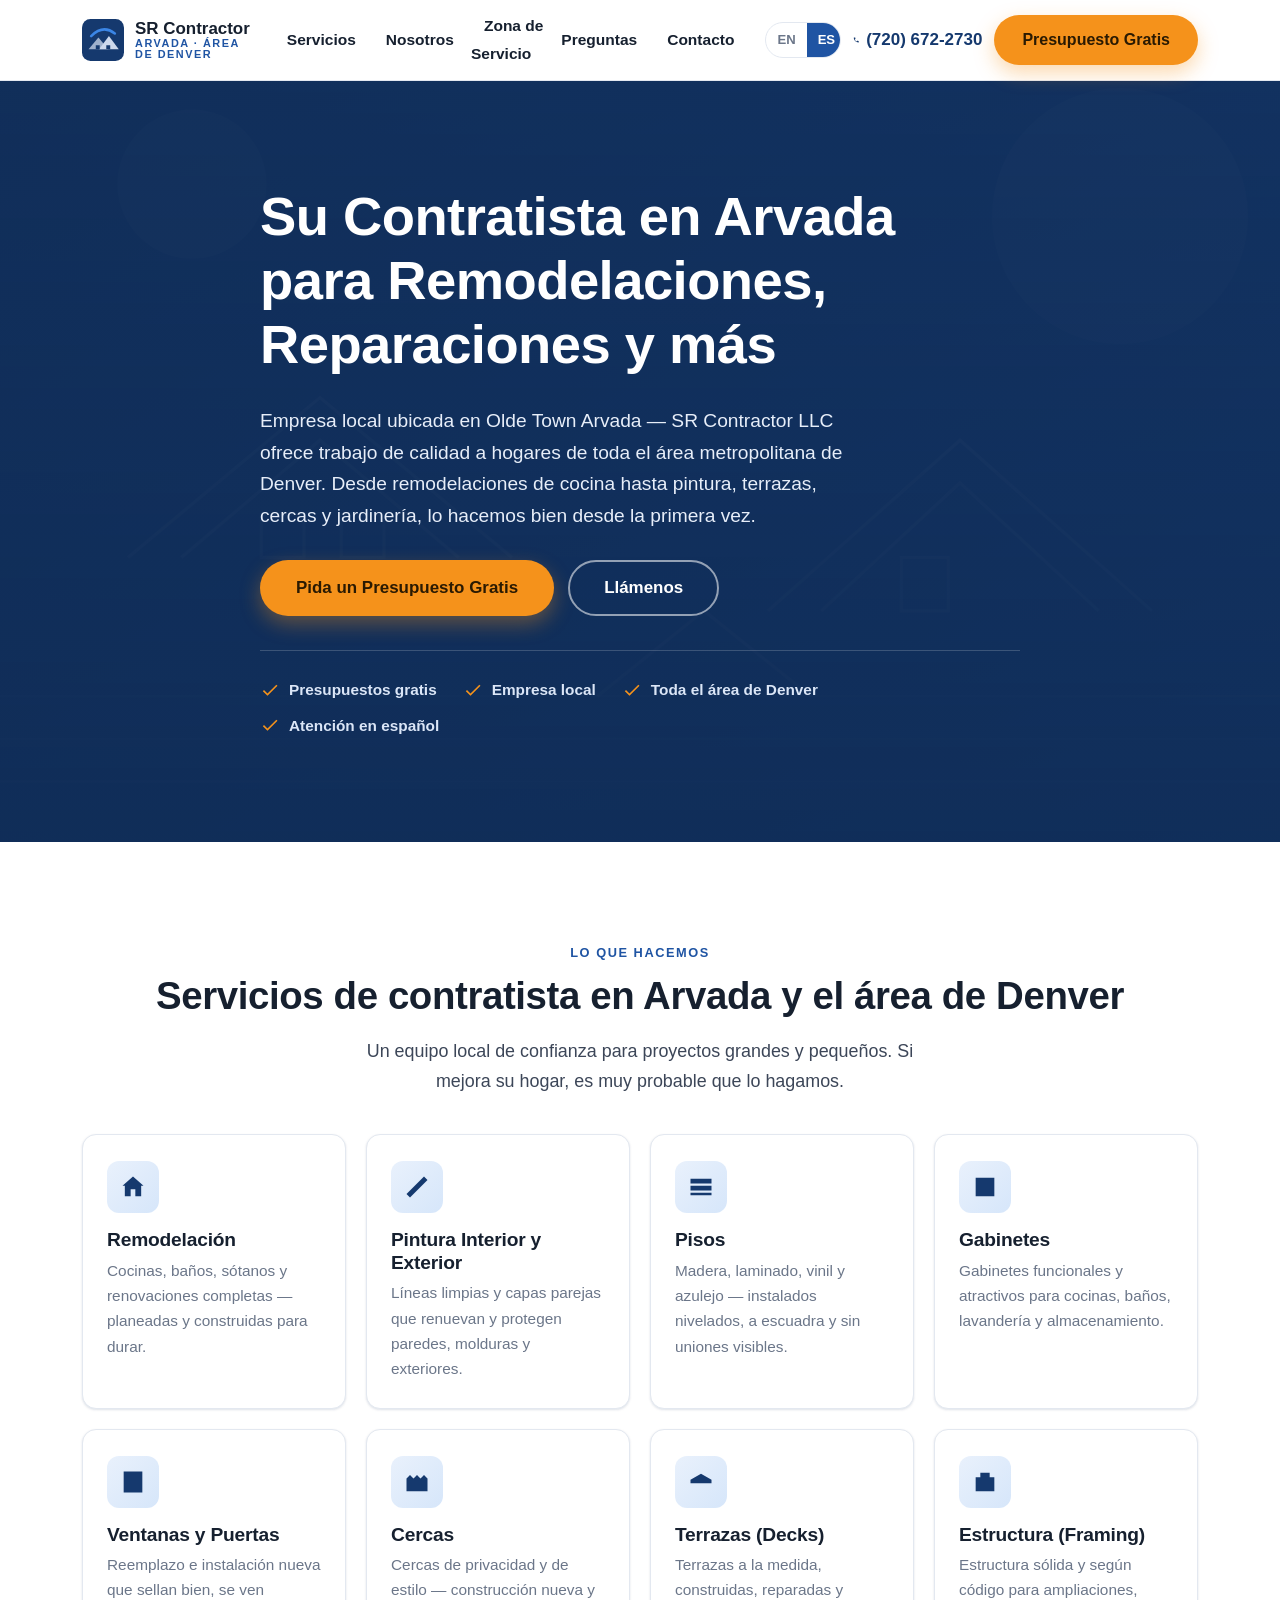
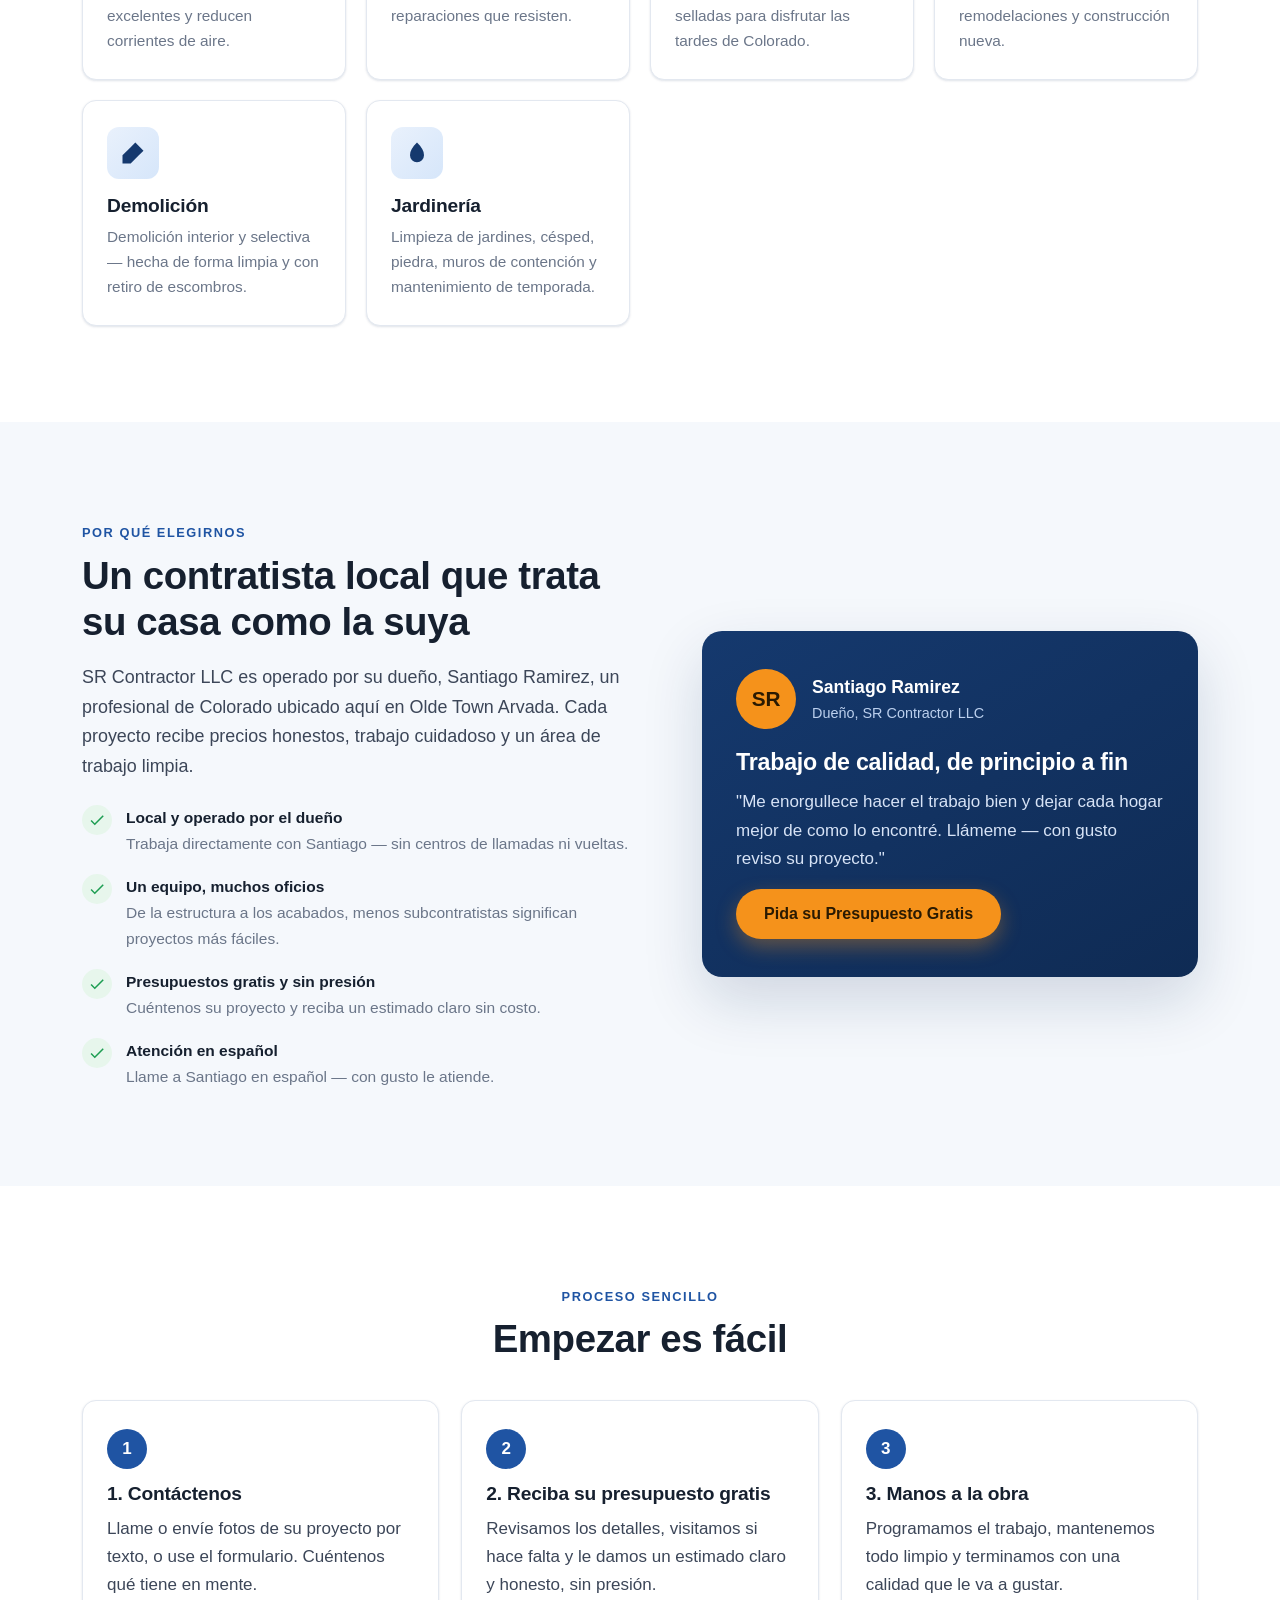
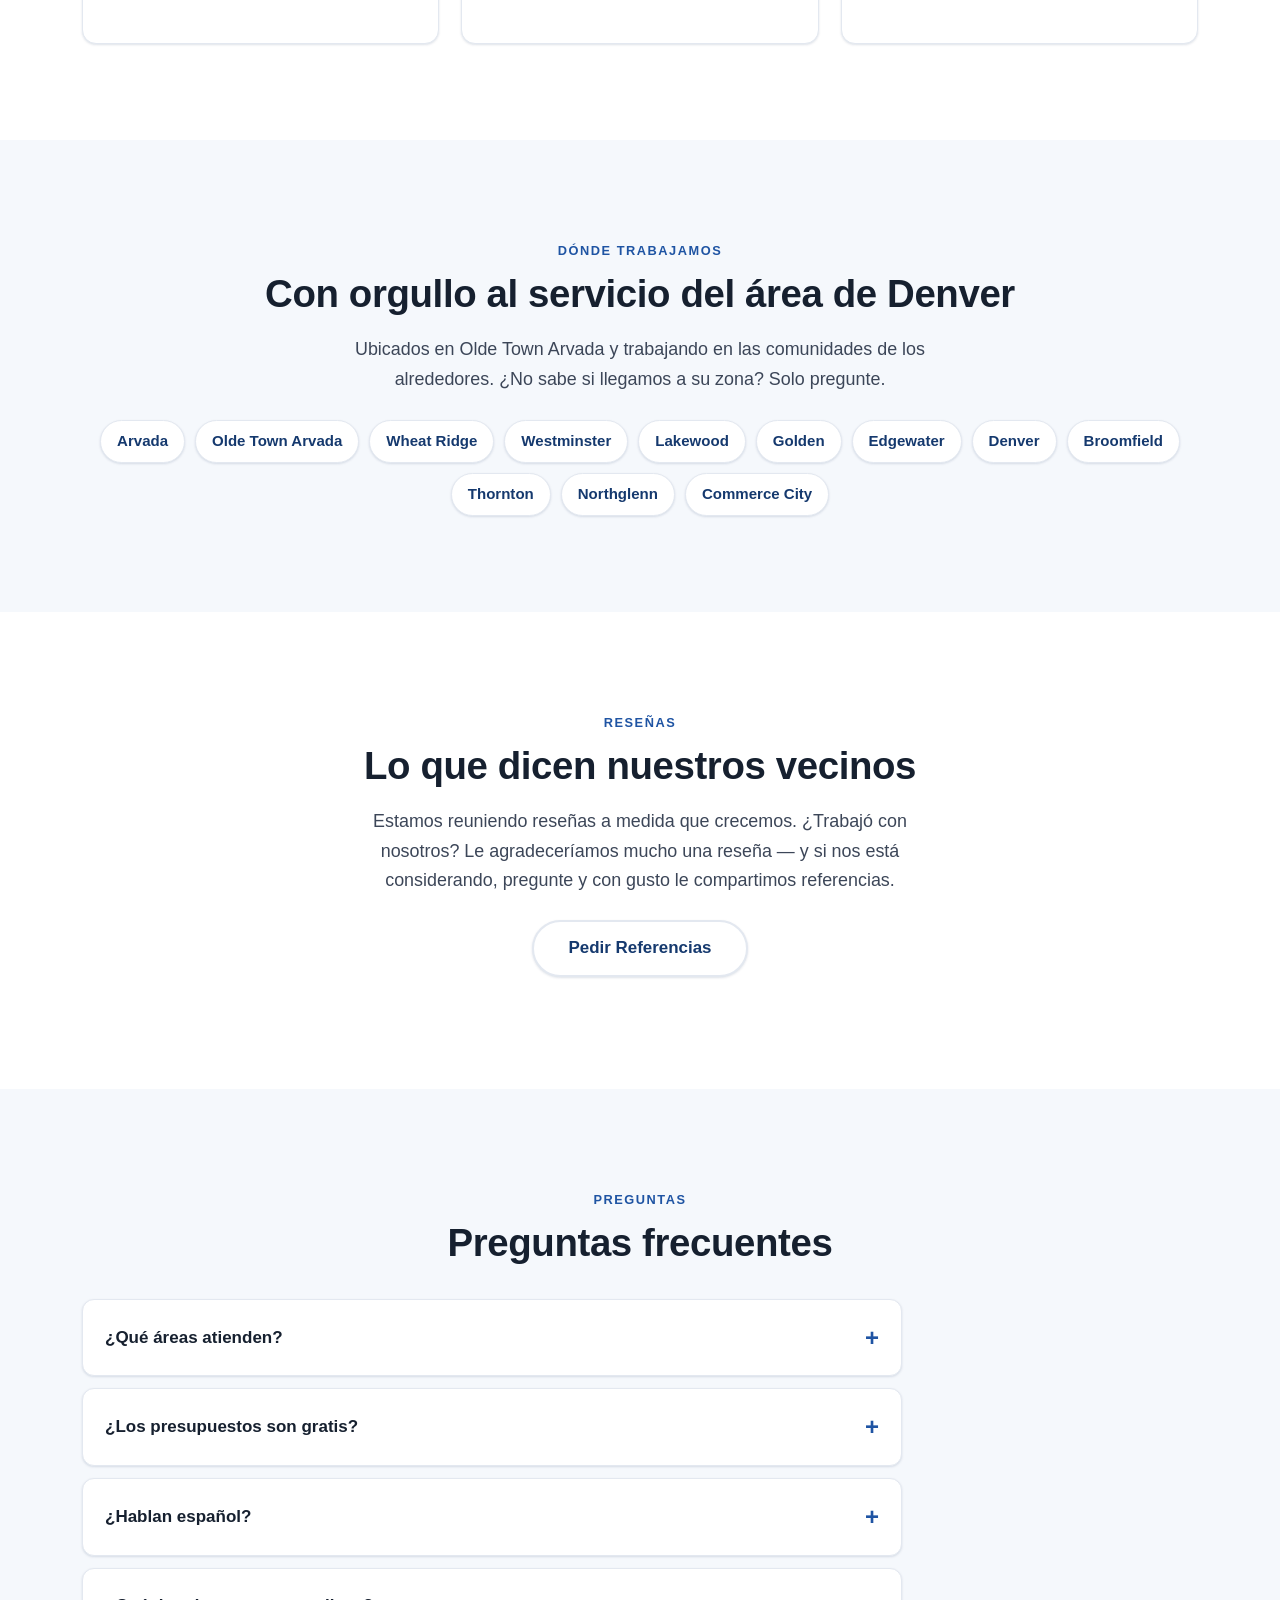
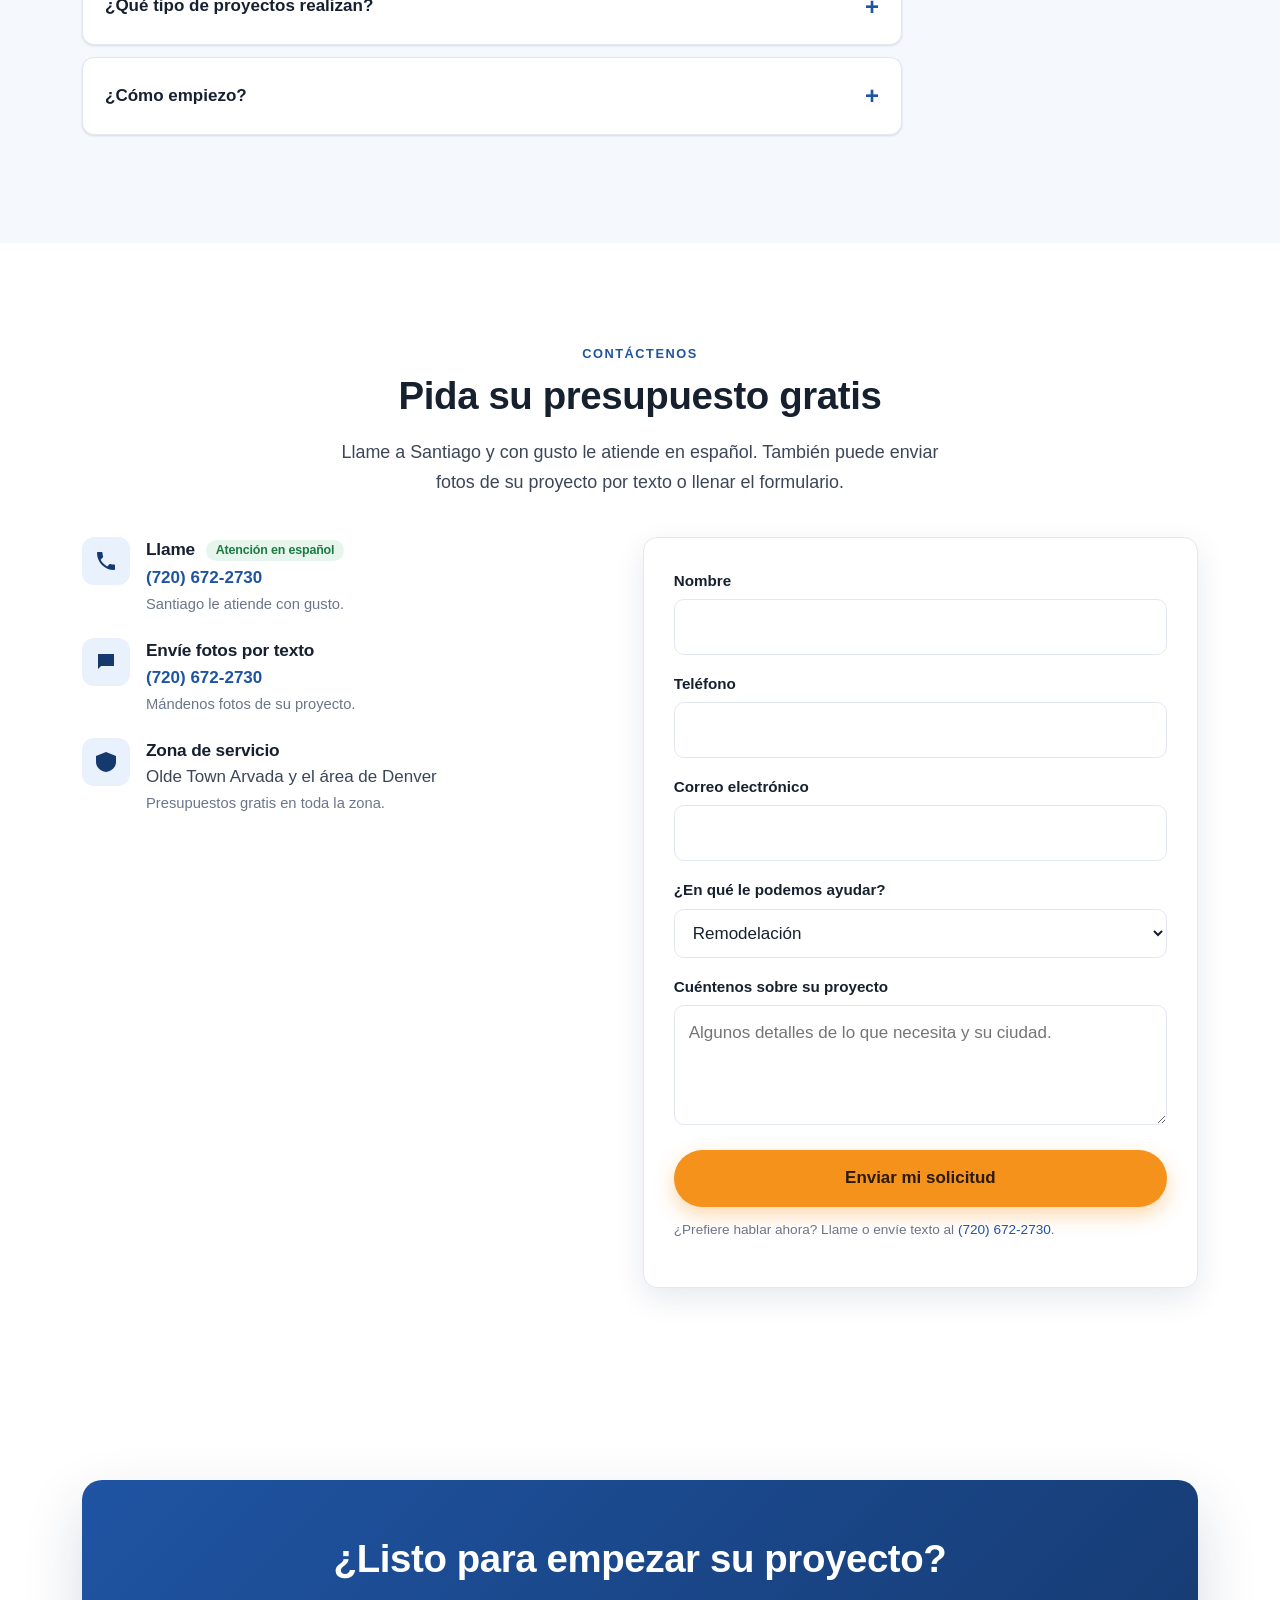
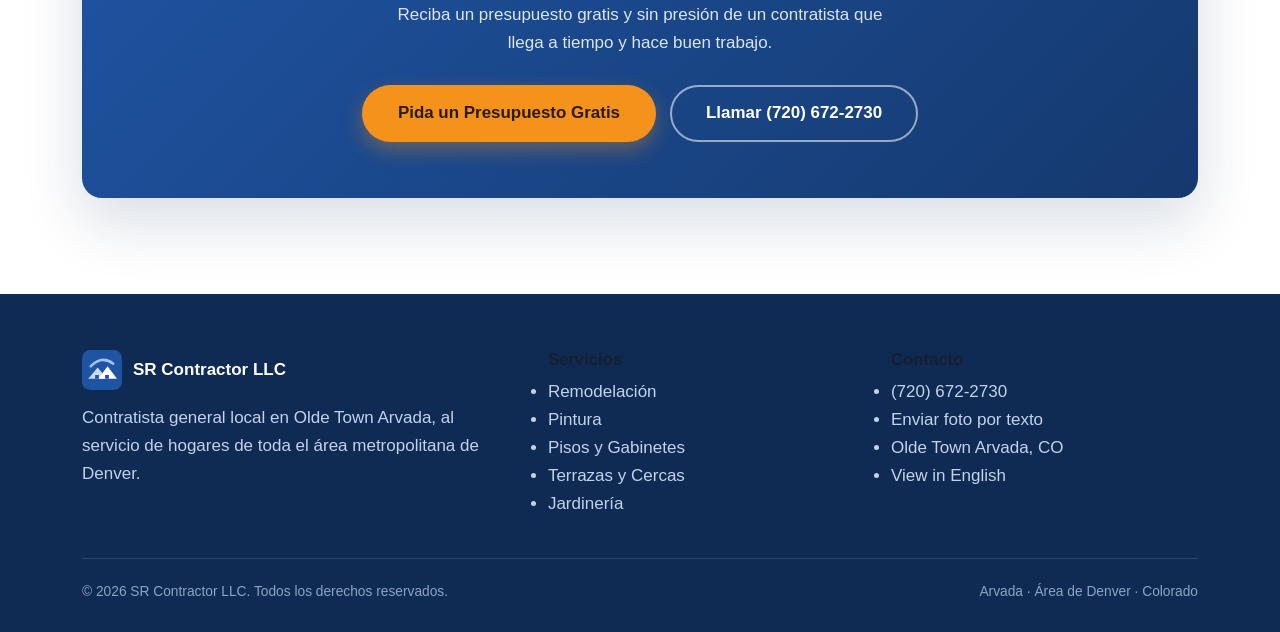
<file: es/index.html>
<!DOCTYPE html>
<html lang="es">
<head>
  <meta charset="utf-8">
  <meta name="viewport" content="width=device-width, initial-scale=1">

  <!-- ===== SEO principal ===== -->
  <title>Contratista en Arvada — Remodelación, Pintura, Terrazas | SR Contractor LLC</title>
  <meta name="description" content="SR Contractor LLC es un contratista local en Arvada que sirve al área metropolitana de Denver. Remodelación, pintura, pisos, gabinetes, terrazas, cercas, ventanas, estructura y jardinería. Presupuestos gratis — llame o envíe un texto hoy.">
  <meta name="keywords" content="contratista Arvada, contratista cerca de mí, contratista Denver, remodelación de casas, pintura, pisos, terrazas, cercas, gabinetes, jardinería">
  <meta name="robots" content="index, follow, max-image-preview:large">
  <meta name="author" content="SR Contractor LLC">
  <meta name="theme-color" content="#15396e">

  <link rel="canonical" href="https://arvadacontractor.com/es/">
  <link rel="alternate" hreflang="en" href="https://arvadacontractor.com/">
  <link rel="alternate" hreflang="es" href="https://arvadacontractor.com/es/">
  <link rel="alternate" hreflang="x-default" href="https://arvadacontractor.com/">

  <meta property="og:type" content="website">
  <meta property="og:site_name" content="SR Contractor LLC">
  <meta property="og:title" content="Contratista en Arvada — Remodelación, Pintura y más">
  <meta property="og:description" content="Contratista local en Arvada que sirve al área metro de Denver. Presupuestos gratis — llame o envíe un texto.">
  <meta property="og:url" content="https://arvadacontractor.com/es/">
  <meta property="og:locale" content="es_US">
  <meta property="og:locale:alternate" content="en_US">
  <meta property="og:image" content="https://arvadacontractor.com/assets/og-image.jpg">
  <meta property="og:image:width" content="1200">
  <meta property="og:image:height" content="630">
  <meta name="twitter:card" content="summary_large_image">
  <meta name="twitter:image" content="https://arvadacontractor.com/assets/og-image.jpg">

  <link rel="icon" href="/assets/favicon.svg" type="image/svg+xml">
  <link rel="apple-touch-icon" href="/assets/favicon.svg">

  <link rel="preload" href="/css/styles.css" as="style">
  <link rel="stylesheet" href="/css/styles.css">

  <!-- Datos estructurados: negocio local -->
  <script type="application/ld+json">
  {
    "@context": "https://schema.org",
    "@type": "GeneralContractor",
    "@id": "https://arvadacontractor.com/#business",
    "name": "SR Contractor LLC",
    "url": "https://arvadacontractor.com/",
    "image": "https://arvadacontractor.com/assets/og-image.jpg",
    "logo": "https://arvadacontractor.com/assets/favicon.svg",
    "telephone": "+1-720-672-2730",
    "priceRange": "$$",
    "description": "Contratista general local en Arvada, Colorado, que sirve al área metropolitana de Denver. Remodelación, pintura, pisos, gabinetes, ventanas y puertas, cercas, terrazas, estructura, demolición y jardinería.",
    "knowsLanguage": ["es", "en"],
    "address": {
      "@type": "PostalAddress",
      "addressLocality": "Arvada",
      "addressRegion": "CO",
      "postalCode": "80002",
      "addressCountry": "US"
    },
    "areaServed": [
      { "@type": "City", "name": "Arvada" },
      { "@type": "City", "name": "Wheat Ridge" },
      { "@type": "City", "name": "Westminster" },
      { "@type": "City", "name": "Lakewood" },
      { "@type": "City", "name": "Golden" },
      { "@type": "City", "name": "Denver" },
      { "@type": "City", "name": "Broomfield" },
      { "@type": "City", "name": "Thornton" }
    ]
  }
  </script>

  <script type="application/ld+json">
  {
    "@context": "https://schema.org",
    "@type": "FAQPage",
    "inLanguage": "es",
    "mainEntity": [
      {
        "@type": "Question",
        "name": "¿Qué áreas atienden?",
        "acceptedAnswer": { "@type": "Answer", "text": "SR Contractor LLC está ubicado en Olde Town Arvada y atiende toda el área metropolitana de Denver, incluyendo Wheat Ridge, Westminster, Lakewood, Golden, Broomfield, Thornton y Denver." }
      },
      {
        "@type": "Question",
        "name": "¿Los presupuestos son gratis?",
        "acceptedAnswer": { "@type": "Answer", "text": "Sí. Los presupuestos son gratis. Llame o envíe fotos de su proyecto por texto al (720) 672-2730, o use el formulario de contacto." }
      },
      {
        "@type": "Question",
        "name": "¿Hablan español?",
        "acceptedAnswer": { "@type": "Answer", "text": "Sí. El dueño, Santiago Ramirez, habla español con gusto. Los clientes que hablan inglés pueden enviar un texto o usar el formulario." }
      }
    ]
  }
  </script>
</head>

<body>
  <a class="skip-link" href="#main">Saltar al contenido</a>

  <header class="site-header">
    <div class="container">
      <nav class="nav" id="nav" aria-label="Principal">
        <a class="brand" href="/es/" aria-label="Inicio SR Contractor LLC">
          <svg class="brand__logo" viewBox="0 0 64 64" aria-hidden="true">
            <rect width="64" height="64" rx="13" fill="#15396e"/>
            <path d="M14 26 Q32 8 50 22" fill="none" stroke="#3b86e6" stroke-width="4" stroke-linecap="round"/>
            <path d="M10 46 L25 28 L40 46 Z" fill="#9fb1cc"/>
            <path d="M26 46 L41 26 L56 46 Z" fill="#cdd9ec"/>
            <rect x="21" y="40" width="6" height="6" fill="#15396e"/>
            <rect x="37" y="40" width="6" height="6" fill="#15396e"/>
          </svg>
          <span class="brand__name">SR Contractor<span>Arvada · Área de Denver</span></span>
        </a>

        <ul class="nav__links">
          <li><a href="#services">Servicios</a></li>
          <li><a href="#about">Nosotros</a></li>
          <li><a href="#area">Zona de Servicio</a></li>
          <li><a href="#faq">Preguntas</a></li>
          <li><a href="#contact">Contacto</a></li>
        </ul>

        <div class="nav__actions">
          <span class="lang" aria-label="Idioma">
            <a href="/" hreflang="en">EN</a>
            <a href="/es/" aria-current="true">ES</a>
          </span>
          <a class="nav__phone" href="tel:+17206722730" aria-label="Llamar al (720) 672-2730">
            <svg width="18" height="18" viewBox="0 0 24 24" fill="currentColor" aria-hidden="true"><path d="M6.6 10.8c1.4 2.8 3.8 5.1 6.6 6.6l2.2-2.2c.3-.3.7-.4 1-.2 1.1.4 2.3.6 3.6.6.6 0 1 .4 1 1V20c0 .6-.4 1-1 1C10.6 21 3 13.4 3 4c0-.6.4-1 1-1h3.5c.6 0 1 .4 1 1 0 1.2.2 2.4.6 3.6.1.4 0 .8-.3 1l-2.2 2.2z"/></svg>
            (720) 672-2730
          </a>
          <a class="btn btn--primary" href="#contact">Presupuesto Gratis</a>
        </div>

        <button class="nav__toggle" id="navToggle" aria-expanded="false" aria-controls="mobileMenu" aria-label="Abrir menú">
          <svg viewBox="0 0 24 24" fill="none" stroke="currentColor" stroke-width="2" stroke-linecap="round"><path d="M3 6h18M3 12h18M3 18h18"/></svg>
        </button>
      </nav>
    </div>
    <div class="mobile-menu" id="mobileMenu">
      <ul>
        <li><a href="#services">Servicios</a></li>
        <li><a href="#about">Nosotros</a></li>
        <li><a href="#area">Zona de Servicio</a></li>
        <li><a href="#faq">Preguntas</a></li>
        <li><a href="#contact">Contacto</a></li>
        <li><a href="/">English</a></li>
      </ul>
      <div class="mobile-cta">
        <a class="btn btn--blue btn--block" href="tel:+17206722730">Llamar (720) 672-2730</a>
        <a class="btn btn--primary btn--block" href="#contact">Presupuesto Gratis</a>
      </div>
    </div>
  </header>

  <main id="main">
    <!-- HERO -->
    <section class="hero">
      <div class="container hero__inner">
        <h1>Su Contratista en Arvada para Remodelaciones, Reparaciones y más</h1>
        <p>Empresa local ubicada en Olde Town Arvada — SR Contractor LLC ofrece trabajo de calidad a hogares de toda el área metropolitana de Denver. Desde remodelaciones de cocina hasta pintura, terrazas, cercas y jardinería, lo hacemos bien desde la primera vez.</p>
        <div class="hero__cta">
          <a class="btn btn--primary btn--lg" href="#contact">Pida un Presupuesto Gratis</a>
          <a class="btn btn--ghost btn--lg" href="tel:+17206722730">Llámenos</a>
        </div>
        <ul class="hero__trust">
          <li><svg viewBox="0 0 24 24" fill="currentColor" aria-hidden="true"><path d="M9 16.2 4.8 12l-1.4 1.4L9 19 21 7l-1.4-1.4z"/></svg> Presupuestos gratis</li>
          <li><svg viewBox="0 0 24 24" fill="currentColor" aria-hidden="true"><path d="M9 16.2 4.8 12l-1.4 1.4L9 19 21 7l-1.4-1.4z"/></svg> Empresa local</li>
          <li><svg viewBox="0 0 24 24" fill="currentColor" aria-hidden="true"><path d="M9 16.2 4.8 12l-1.4 1.4L9 19 21 7l-1.4-1.4z"/></svg> Toda el área de Denver</li>
          <li><svg viewBox="0 0 24 24" fill="currentColor" aria-hidden="true"><path d="M9 16.2 4.8 12l-1.4 1.4L9 19 21 7l-1.4-1.4z"/></svg> Atención en español</li>
        </ul>
      </div>
    </section>

    <!-- SERVICIOS -->
    <section class="section" id="services">
      <div class="container">
        <div class="center">
          <span class="eyebrow">Lo que hacemos</span>
          <h2>Servicios de contratista en Arvada y el área de Denver</h2>
          <p class="lead">Un equipo local de confianza para proyectos grandes y pequeños. Si mejora su hogar, es muy probable que lo hagamos.</p>
        </div>

        <div class="grid services__grid">
          <article class="service-card">
            <div class="service-card__icon"><svg viewBox="0 0 24 24" fill="currentColor" aria-hidden="true"><path d="M3 11 12 3l9 8h-2v9h-5v-6h-4v6H5v-9z"/></svg></div>
            <h3>Remodelación</h3>
            <p>Cocinas, baños, sótanos y renovaciones completas — planeadas y construidas para durar.</p>
          </article>
          <article class="service-card">
            <div class="service-card__icon"><svg viewBox="0 0 24 24" fill="currentColor" aria-hidden="true"><path d="M18 3 3 18l3 3 15-15zM14 6l4 4"/></svg></div>
            <h3>Pintura Interior y Exterior</h3>
            <p>Líneas limpias y capas parejas que renuevan y protegen paredes, molduras y exteriores.</p>
          </article>
          <article class="service-card">
            <div class="service-card__icon"><svg viewBox="0 0 24 24" fill="currentColor" aria-hidden="true"><path d="M3 5h18v4H3zM3 11h18v4H3zM3 17h18v2H3z"/></svg></div>
            <h3>Pisos</h3>
            <p>Madera, laminado, vinil y azulejo — instalados nivelados, a escuadra y sin uniones visibles.</p>
          </article>
          <article class="service-card">
            <div class="service-card__icon"><svg viewBox="0 0 24 24" fill="currentColor" aria-hidden="true"><path d="M4 4h16v16H4zM4 10h16M12 4v16"/></svg></div>
            <h3>Gabinetes</h3>
            <p>Gabinetes funcionales y atractivos para cocinas, baños, lavandería y almacenamiento.</p>
          </article>
          <article class="service-card">
            <div class="service-card__icon"><svg viewBox="0 0 24 24" fill="currentColor" aria-hidden="true"><path d="M4 3h16v18H4zM12 3v18M4 12h16"/></svg></div>
            <h3>Ventanas y Puertas</h3>
            <p>Reemplazo e instalación nueva que sellan bien, se ven excelentes y reducen corrientes de aire.</p>
          </article>
          <article class="service-card">
            <div class="service-card__icon"><svg viewBox="0 0 24 24" fill="currentColor" aria-hidden="true"><path d="M3 20V9l3-3 3 3v11M9 20V9l3-3 3 3v11M15 20V9l3-3 3 3v11M2 20h20"/></svg></div>
            <h3>Cercas</h3>
            <p>Cercas de privacidad y de estilo — construcción nueva y reparaciones que resisten.</p>
          </article>
          <article class="service-card">
            <div class="service-card__icon"><svg viewBox="0 0 24 24" fill="currentColor" aria-hidden="true"><path d="M3 10h18v3H3zM5 13v7M19 13v7M3 10l9-5 9 5"/></svg></div>
            <h3>Terrazas (Decks)</h3>
            <p>Terrazas a la medida, construidas, reparadas y selladas para disfrutar las tardes de Colorado.</p>
          </article>
          <article class="service-card">
            <div class="service-card__icon"><svg viewBox="0 0 24 24" fill="currentColor" aria-hidden="true"><path d="M4 20V8h4V4h8v4h4v12M9 20v-6h6v6"/></svg></div>
            <h3>Estructura (Framing)</h3>
            <p>Estructura sólida y según código para ampliaciones, remodelaciones y construcción nueva.</p>
          </article>
          <article class="service-card">
            <div class="service-card__icon"><svg viewBox="0 0 24 24" fill="currentColor" aria-hidden="true"><path d="M14 3l7 7-4 4-7-7zM10 7 3 14v7h7l7-7"/></svg></div>
            <h3>Demolición</h3>
            <p>Demolición interior y selectiva — hecha de forma limpia y con retiro de escombros.</p>
          </article>
          <article class="service-card">
            <div class="service-card__icon"><svg viewBox="0 0 24 24" fill="currentColor" aria-hidden="true"><path d="M12 3C8 7 6 10 6 14a6 6 0 0 0 12 0c0-4-2-7-6-11zM12 21v-7"/></svg></div>
            <h3>Jardinería</h3>
            <p>Limpieza de jardines, césped, piedra, muros de contención y mantenimiento de temporada.</p>
          </article>
        </div>
      </div>
    </section>

    <!-- NOSOTROS -->
    <section class="section section--alt" id="about">
      <div class="container split">
        <div>
          <span class="eyebrow">Por qué elegirnos</span>
          <h2>Un contratista local que trata su casa como la suya</h2>
          <p class="lead">SR Contractor LLC es operado por su dueño, Santiago Ramirez, un profesional de Colorado ubicado aquí en Olde Town Arvada. Cada proyecto recibe precios honestos, trabajo cuidadoso y un área de trabajo limpia.</p>
          <ul class="feature-list">
            <li>
              <span class="tick"><svg viewBox="0 0 24 24" fill="currentColor" aria-hidden="true"><path d="M9 16.2 4.8 12l-1.4 1.4L9 19 21 7l-1.4-1.4z"/></svg></span>
              <span><strong>Local y operado por el dueño</strong>Trabaja directamente con Santiago — sin centros de llamadas ni vueltas.</span>
            </li>
            <li>
              <span class="tick"><svg viewBox="0 0 24 24" fill="currentColor" aria-hidden="true"><path d="M9 16.2 4.8 12l-1.4 1.4L9 19 21 7l-1.4-1.4z"/></svg></span>
              <span><strong>Un equipo, muchos oficios</strong>De la estructura a los acabados, menos subcontratistas significan proyectos más fáciles.</span>
            </li>
            <li>
              <span class="tick"><svg viewBox="0 0 24 24" fill="currentColor" aria-hidden="true"><path d="M9 16.2 4.8 12l-1.4 1.4L9 19 21 7l-1.4-1.4z"/></svg></span>
              <span><strong>Presupuestos gratis y sin presión</strong>Cuéntenos su proyecto y reciba un estimado claro sin costo.</span>
            </li>
            <li>
              <span class="tick"><svg viewBox="0 0 24 24" fill="currentColor" aria-hidden="true"><path d="M9 16.2 4.8 12l-1.4 1.4L9 19 21 7l-1.4-1.4z"/></svg></span>
              <span><strong>Atención en español</strong>Llame a Santiago en español — con gusto le atiende.</span>
            </li>
          </ul>
        </div>
        <aside class="panel" aria-label="Sobre el dueño">
          <div class="owner">
            <div class="owner__avatar" aria-hidden="true">SR</div>
            <div>
              <div class="owner__name">Santiago Ramirez</div>
              <div class="owner__title">Dueño, SR Contractor LLC</div>
            </div>
          </div>
          <h3>Trabajo de calidad, de principio a fin</h3>
          <p>"Me enorgullece hacer el trabajo bien y dejar cada hogar mejor de como lo encontré. Llámeme — con gusto reviso su proyecto."</p>
          <a class="btn btn--primary" href="#contact">Pida su Presupuesto Gratis</a>
        </aside>
      </div>
    </section>

    <!-- PROCESO -->
    <section class="section" id="process">
      <div class="container">
        <div class="center">
          <span class="eyebrow">Proceso sencillo</span>
          <h2>Empezar es fácil</h2>
        </div>
        <div class="steps">
          <div class="step">
            <div class="step__num" aria-hidden="true"></div>
            <h3>1. Contáctenos</h3>
            <p>Llame o envíe fotos de su proyecto por texto, o use el formulario. Cuéntenos qué tiene en mente.</p>
          </div>
          <div class="step">
            <div class="step__num" aria-hidden="true"></div>
            <h3>2. Reciba su presupuesto gratis</h3>
            <p>Revisamos los detalles, visitamos si hace falta y le damos un estimado claro y honesto, sin presión.</p>
          </div>
          <div class="step">
            <div class="step__num" aria-hidden="true"></div>
            <h3>3. Manos a la obra</h3>
            <p>Programamos el trabajo, mantenemos todo limpio y terminamos con una calidad que le va a gustar.</p>
          </div>
        </div>
      </div>
    </section>

    <!-- ZONA -->
    <section class="section section--alt" id="area">
      <div class="container center">
        <span class="eyebrow">Dónde trabajamos</span>
        <h2>Con orgullo al servicio del área de Denver</h2>
        <p class="lead">Ubicados en Olde Town Arvada y trabajando en las comunidades de los alrededores. ¿No sabe si llegamos a su zona? Solo pregunte.</p>
        <ul class="area__cities" role="list" style="justify-content:center;">
          <li>Arvada</li>
          <li>Olde Town Arvada</li>
          <li>Wheat Ridge</li>
          <li>Westminster</li>
          <li>Lakewood</li>
          <li>Golden</li>
          <li>Edgewater</li>
          <li>Denver</li>
          <li>Broomfield</li>
          <li>Thornton</li>
          <li>Northglenn</li>
          <li>Commerce City</li>
        </ul>
      </div>
    </section>

    <!-- RESEÑAS (sin reseñas inventadas — ver README) -->
    <section class="section" id="reviews">
      <div class="container center">
        <span class="eyebrow">Reseñas</span>
        <h2>Lo que dicen nuestros vecinos</h2>
        <p class="lead">Estamos reuniendo reseñas a medida que crecemos. ¿Trabajó con nosotros? Le agradeceríamos mucho una reseña — y si nos está considerando, pregunte y con gusto le compartimos referencias.</p>
        <p style="margin-top:24px;">
          <a class="btn btn--outline btn--lg" href="#contact">Pedir Referencias</a>
        </p>
      </div>
    </section>

    <!-- PREGUNTAS -->
    <section class="section section--alt" id="faq">
      <div class="container">
        <div class="center">
          <span class="eyebrow">Preguntas</span>
          <h2>Preguntas frecuentes</h2>
        </div>
        <div class="faq">
          <details>
            <summary>¿Qué áreas atienden?</summary>
            <div>Estamos en Olde Town Arvada y atendemos toda el área metropolitana de Denver — Wheat Ridge, Westminster, Lakewood, Golden, Broomfield, Thornton, Denver y más. ¿No sabe si llegamos a su zona? Pregunte.</div>
          </details>
          <details>
            <summary>¿Los presupuestos son gratis?</summary>
            <div>Sí — los presupuestos son gratis. Llame o envíe fotos de su proyecto por texto al (720) 672-2730, o use el formulario de abajo.</div>
          </details>
          <details>
            <summary>¿Hablan español?</summary>
            <div>Sí. El dueño, Santiago Ramirez, habla español y con gusto atiende sus llamadas.</div>
          </details>
          <details>
            <summary>¿Qué tipo de proyectos realizan?</summary>
            <div>Remodelación, pintura, pisos, gabinetes, ventanas y puertas, cercas, terrazas, estructura, demolición y jardinería. Si tiene dudas, pregunte — es muy probable que podamos ayudar.</div>
          </details>
          <details>
            <summary>¿Cómo empiezo?</summary>
            <div>La forma más rápida es enviar unas fotos de su proyecto por texto al (720) 672-2730. También puede llamar o llenar el formulario y le responderemos.</div>
          </details>
        </div>
      </div>
    </section>

    <!-- CONTACTO -->
    <section class="section" id="contact">
      <div class="container">
        <div class="center">
          <span class="eyebrow">Contáctenos</span>
          <h2>Pida su presupuesto gratis</h2>
          <p class="lead">Llame a Santiago y con gusto le atiende en español. También puede enviar fotos de su proyecto por texto o llenar el formulario.</p>
        </div>

        <div class="contact__grid" style="margin-top:40px;">
          <div>
            <div class="contact-method">
              <div class="contact-method__icon"><svg viewBox="0 0 24 24" fill="currentColor" aria-hidden="true"><path d="M6.6 10.8c1.4 2.8 3.8 5.1 6.6 6.6l2.2-2.2c.3-.3.7-.4 1-.2 1.1.4 2.3.6 3.6.6.6 0 1 .4 1 1V20c0 .6-.4 1-1 1C10.6 21 3 13.4 3 4c0-.6.4-1 1-1h3.5c.6 0 1 .4 1 1 0 1.2.2 2.4.6 3.6.1.4 0 .8-.3 1l-2.2 2.2z"/></svg></div>
              <div>
                <h3>Llame <span class="badge-es">Atención en español</span></h3>
                <a href="tel:+17206722730">(720) 672-2730</a>
                <div class="note">Santiago le atiende con gusto.</div>
              </div>
            </div>

            <div class="contact-method">
              <div class="contact-method__icon"><svg viewBox="0 0 24 24" fill="currentColor" aria-hidden="true"><path d="M4 4h16v12H7l-3 3z"/></svg></div>
              <div>
                <h3>Envíe fotos por texto</h3>
                <a href="sms:+17206722730">(720) 672-2730</a>
                <div class="note">Mándenos fotos de su proyecto.</div>
              </div>
            </div>

            <div class="contact-method">
              <div class="contact-method__icon"><svg viewBox="0 0 24 24" fill="currentColor" aria-hidden="true"><path d="M12 2 2 6v6c0 5 4 9 10 10 6-1 10-5 10-10V6z"/></svg></div>
              <div>
                <h3>Zona de servicio</h3>
                <span>Olde Town Arvada y el área de Denver</span>
                <div class="note">Presupuestos gratis en toda la zona.</div>
              </div>
            </div>
          </div>

          <form class="form-card" id="quoteForm" action="https://api.web3forms.com/submit" method="POST">
            <input type="hidden" name="access_key" value="YOUR_WEB3FORMS_ACCESS_KEY">
            <input type="hidden" name="subject" value="Nueva solicitud de presupuesto — arvadacontractor.com (ES)">
            <input type="hidden" name="from_name" value="Sitio web Arvada Contractor">
            <input type="checkbox" name="botcheck" class="visually-hidden" tabindex="-1" autocomplete="off">

            <div class="field">
              <label for="name">Nombre</label>
              <input id="name" name="name" type="text" autocomplete="name" required>
            </div>
            <div class="field">
              <label for="phone">Teléfono</label>
              <input id="phone" name="phone" type="tel" autocomplete="tel" required>
            </div>
            <div class="field">
              <label for="email">Correo electrónico</label>
              <input id="email" name="email" type="email" autocomplete="email">
            </div>
            <div class="field">
              <label for="service">¿En qué le podemos ayudar?</label>
              <select id="service" name="service">
                <option>Remodelación</option>
                <option>Pintura</option>
                <option>Pisos</option>
                <option>Gabinetes</option>
                <option>Ventanas y Puertas</option>
                <option>Cercas</option>
                <option>Terrazas</option>
                <option>Estructura</option>
                <option>Demolición</option>
                <option>Jardinería</option>
                <option>Otra cosa</option>
              </select>
            </div>
            <div class="field">
              <label for="message">Cuéntenos sobre su proyecto</label>
              <textarea id="message" name="message" placeholder="Algunos detalles de lo que necesita y su ciudad."></textarea>
            </div>
            <button class="btn btn--primary btn--lg btn--block" type="submit">Enviar mi solicitud</button>
            <p class="form-note">¿Prefiere hablar ahora? Llame o envíe texto al <a href="tel:+17206722730">(720) 672-2730</a>.</p>
            <p class="form-status" id="formStatus" role="status" aria-live="polite"></p>
          </form>
        </div>
      </div>
    </section>

    <!-- BANDA CTA -->
    <section class="section">
      <div class="container">
        <div class="cta-band">
          <h2>¿Listo para empezar su proyecto?</h2>
          <p>Reciba un presupuesto gratis y sin presión de un contratista que llega a tiempo y hace buen trabajo.</p>
          <div class="hero__cta">
            <a class="btn btn--primary btn--lg" href="#contact">Pida un Presupuesto Gratis</a>
            <a class="btn btn--ghost btn--lg" href="tel:+17206722730">Llamar (720) 672-2730</a>
          </div>
        </div>
      </div>
    </section>
  </main>

  <footer class="site-footer">
    <div class="container">
      <div class="footer__grid">
        <div>
          <div class="footer__brand">
            <svg class="brand__logo" viewBox="0 0 64 64" aria-hidden="true">
              <rect width="64" height="64" rx="13" fill="#1f54a3"/>
              <path d="M14 26 Q32 8 50 22" fill="none" stroke="#9fc2f4" stroke-width="4" stroke-linecap="round"/>
              <path d="M10 46 L25 28 L40 46 Z" fill="#cdd9ec"/>
              <path d="M26 46 L41 26 L56 46 Z" fill="#ffffff"/>
              <rect x="21" y="40" width="6" height="6" fill="#1f54a3"/>
              <rect x="37" y="40" width="6" height="6" fill="#1f54a3"/>
            </svg>
            SR Contractor LLC
          </div>
          <p>Contratista general local en Olde Town Arvada, al servicio de hogares de toda el área metropolitana de Denver.</p>
        </div>
        <div>
          <h4>Servicios</h4>
          <ul>
            <li><a href="#services">Remodelación</a></li>
            <li><a href="#services">Pintura</a></li>
            <li><a href="#services">Pisos y Gabinetes</a></li>
            <li><a href="#services">Terrazas y Cercas</a></li>
            <li><a href="#services">Jardinería</a></li>
          </ul>
        </div>
        <div>
          <h4>Contacto</h4>
          <ul>
            <li><a href="tel:+17206722730">(720) 672-2730</a></li>
            <li><a href="sms:+17206722730">Enviar foto por texto</a></li>
            <li>Olde Town Arvada, CO</li>
            <li><a href="/">View in English</a></li>
          </ul>
        </div>
      </div>
      <div class="footer__bottom">
        <span>&copy; <span id="year">2026</span> SR Contractor LLC. Todos los derechos reservados.</span>
        <span>Arvada · Área de Denver · Colorado</span>
      </div>
    </div>
  </footer>

  <script src="/js/main.js" defer></script>
</body>
</html>
</file>
<file: css/styles.css>
/* ============================================================
   SR Contractor LLC — styles.css
   Palette pulled from the business card: royal-blue arc + slate
   roofs. Warm amber is added for high-contrast call-to-action
   buttons (drives quote requests). No external fonts/CSS — keeps
   the page fast (good for Core Web Vitals + SEO).
   ============================================================ */

:root {
  /* Brand */
  --blue:        #1f54a3;   /* card arc blue */
  --blue-dark:   #15396e;
  --blue-darker: #0f2b54;
  --slate:       #45526b;   /* card roof gray */
  --amber:       #f5921b;   /* CTA */
  --amber-dark:  #d97b06;

  /* Neutrals */
  --ink:    #16202f;
  --body:   #3c4658;
  --muted:  #6b7689;
  --line:   #e3e8f0;
  --bg:     #ffffff;
  --bg-alt: #f5f8fc;
  --bg-deep:#0f2b54;

  /* System font stack — fast, no network request */
  --sans: -apple-system, BlinkMacSystemFont, "Segoe UI", Roboto, "Helvetica Neue", Arial, "Noto Sans", sans-serif;

  --maxw: 1160px;
  --radius: 14px;
  --shadow-sm: 0 1px 3px rgba(15,43,84,.08), 0 1px 2px rgba(15,43,84,.06);
  --shadow:    0 10px 30px rgba(15,43,84,.10);
  --shadow-lg: 0 24px 60px rgba(15,43,84,.16);
}

/* ---------- Reset / base ---------- */
*, *::before, *::after { box-sizing: border-box; }
html { scroll-behavior: smooth; -webkit-text-size-adjust: 100%; }
body {
  margin: 0;
  font-family: var(--sans);
  color: var(--body);
  background: var(--bg);
  line-height: 1.65;
  font-size: 17px;
  -webkit-font-smoothing: antialiased;
  text-rendering: optimizeLegibility;
}
img, svg { max-width: 100%; display: block; }
a { color: var(--blue); text-decoration: none; }
a:hover { text-decoration: underline; }
h1, h2, h3, h4 { color: var(--ink); line-height: 1.18; margin: 0 0 .5em; font-weight: 800; letter-spacing: -.01em; }
h1 { font-size: clamp(2rem, 5.2vw, 3.4rem); }
h2 { font-size: clamp(1.6rem, 3.6vw, 2.4rem); }
h3 { font-size: 1.2rem; }
p  { margin: 0 0 1rem; }
ul { margin: 0; padding: 0; }

.container { width: 100%; max-width: var(--maxw); margin-inline: auto; padding-inline: 22px; }
.section { padding: clamp(56px, 8vw, 96px) 0; }
.section--alt { background: var(--bg-alt); }
.eyebrow {
  display: inline-block; font-size: .8rem; font-weight: 700; letter-spacing: .12em;
  text-transform: uppercase; color: var(--blue); margin-bottom: .6rem;
}
.lead { font-size: 1.12rem; color: var(--body); max-width: 60ch; }
.center { text-align: center; }
.center .lead { margin-inline: auto; }

/* Skip link (accessibility) */
.skip-link {
  position: absolute; left: -999px; top: 0; background: var(--ink); color: #fff;
  padding: 10px 16px; border-radius: 0 0 8px 0; z-index: 200;
}
.skip-link:focus { left: 0; }

/* ---------- Buttons ---------- */
.btn {
  display: inline-flex; align-items: center; gap: .5em; justify-content: center;
  font-weight: 700; font-size: 1rem; line-height: 1; cursor: pointer;
  padding: 15px 26px; border-radius: 999px; border: 2px solid transparent;
  transition: transform .12s ease, box-shadow .12s ease, background .12s ease, color .12s ease;
  text-decoration: none; white-space: nowrap;
}
.btn:hover { text-decoration: none; transform: translateY(-2px); }
.btn--primary { background: var(--amber); color: #2a1a02; box-shadow: 0 8px 20px rgba(245,146,27,.35); }
.btn--primary:hover { background: var(--amber-dark); }
.btn--blue { background: var(--blue); color: #fff; }
.btn--blue:hover { background: var(--blue-dark); }
.btn--ghost { background: transparent; color: #fff; border-color: rgba(255,255,255,.55); }
.btn--ghost:hover { background: rgba(255,255,255,.12); }
.btn--outline { background: #fff; color: var(--blue-dark); border-color: var(--line); box-shadow: var(--shadow-sm); }
.btn--outline:hover { border-color: var(--blue); }
.btn--lg { padding: 18px 34px; font-size: 1.06rem; }
.btn--block { width: 100%; }

/* ---------- Header / nav ---------- */
.site-header {
  position: sticky; top: 0; z-index: 100; background: rgba(255,255,255,.96);
  backdrop-filter: saturate(150%) blur(8px); border-bottom: 1px solid var(--line);
}
.nav { display: flex; align-items: center; gap: 18px; padding: 12px 0; }
.brand { display: flex; align-items: center; gap: 11px; font-weight: 800; color: var(--ink); }
.brand:hover { text-decoration: none; }
.brand__logo { width: 42px; height: 42px; flex: none; }
.brand__name { font-size: 1.06rem; line-height: 1.05; }
.brand__name span { display: block; font-size: .68rem; font-weight: 600; letter-spacing: .14em; color: var(--blue); text-transform: uppercase; }
.nav__links { display: flex; align-items: center; gap: 4px; margin-left: auto; list-style: none; }
.nav__links a {
  color: var(--ink); font-weight: 600; font-size: .97rem; padding: 9px 13px; border-radius: 8px;
}
.nav__links a:hover { background: var(--bg-alt); text-decoration: none; color: var(--blue-dark); }
.nav__actions { display: flex; align-items: center; gap: 12px; }
.nav__phone { display: inline-flex; align-items: center; gap: 7px; font-weight: 700; color: var(--blue-dark); white-space: nowrap; }
.nav__phone:hover { text-decoration: none; color: var(--blue); }

/* Language toggle */
.lang {
  display: inline-flex; border: 1px solid var(--line); border-radius: 999px; overflow: hidden; font-size: .82rem;
}
.lang a { padding: 6px 11px; font-weight: 700; color: var(--muted); }
.lang a:hover { text-decoration: none; background: var(--bg-alt); }
.lang a[aria-current="true"] { background: var(--blue); color: #fff; }

/* Mobile nav toggle */
.nav__toggle {
  display: none; margin-left: auto; background: none; border: 0; cursor: pointer; padding: 8px;
  color: var(--ink);
}
.nav__toggle svg { width: 28px; height: 28px; }

@media (max-width: 920px) {
  .nav__toggle { display: inline-flex; }
  .nav__links, .nav__actions { display: none; }
  .mobile-menu.is-open { display: block; }
}
.mobile-menu { display: none; border-top: 1px solid var(--line); background: #fff; }
.mobile-menu ul { list-style: none; padding: 8px 0; }
.mobile-menu a { display: block; padding: 13px 22px; color: var(--ink); font-weight: 600; }
.mobile-menu a:hover { background: var(--bg-alt); text-decoration: none; }
.mobile-menu .mobile-cta { padding: 14px 22px 20px; display: grid; gap: 10px; }

/* ---------- Hero ---------- */
.hero {
  position: relative; color: #fff; overflow: hidden;
  background:
    linear-gradient(180deg, rgba(15,43,84,.78), rgba(15,43,84,.92)),
    url("../assets/hero.svg") center/cover no-repeat,
    linear-gradient(135deg, var(--blue-darker), var(--blue));
}
.hero__inner { padding: clamp(56px, 9vw, 104px) 0; max-width: 760px; }
.hero h1 { color: #fff; }
.hero p { color: #e7eef9; font-size: 1.2rem; max-width: 56ch; }
.hero__cta { display: flex; flex-wrap: wrap; gap: 14px; margin-top: 28px; }
.hero__trust {
  display: flex; flex-wrap: wrap; gap: 10px 26px; margin-top: 34px; padding-top: 26px;
  border-top: 1px solid rgba(255,255,255,.18); list-style: none; color: #dbe6f7; font-weight: 600; font-size: .96rem;
}
.hero__trust li { display: flex; align-items: center; gap: 9px; }
.hero__trust svg { width: 20px; height: 20px; color: var(--amber); flex: none; }

/* ---------- Services ---------- */
.grid { display: grid; gap: 20px; }
.services__grid { grid-template-columns: repeat(auto-fill, minmax(230px, 1fr)); margin-top: 38px; }
.service-card {
  background: #fff; border: 1px solid var(--line); border-radius: var(--radius); padding: 26px 24px;
  box-shadow: var(--shadow-sm); transition: transform .15s ease, box-shadow .15s ease, border-color .15s ease;
}
.service-card:hover { transform: translateY(-4px); box-shadow: var(--shadow); border-color: #cfe0f5; }
.service-card__icon {
  width: 52px; height: 52px; border-radius: 12px; display: grid; place-items: center;
  background: linear-gradient(135deg, #e9f1fc, #d6e6fa); color: var(--blue-dark); margin-bottom: 16px;
}
.service-card__icon svg { width: 28px; height: 28px; }
.service-card h3 { margin-bottom: .35rem; }
.service-card p { margin: 0; font-size: .96rem; color: var(--muted); }

/* ---------- Feature / why-us ---------- */
.split { display: grid; grid-template-columns: 1.05fr .95fr; gap: clamp(32px, 6vw, 72px); align-items: center; }
@media (max-width: 860px) { .split { grid-template-columns: 1fr; } }
.feature-list { list-style: none; display: grid; gap: 18px; margin-top: 24px; }
.feature-list li { display: flex; gap: 14px; }
.feature-list .tick {
  flex: none; width: 30px; height: 30px; border-radius: 50%; background: #e7f6ec; color: #1d9d52;
  display: grid; place-items: center;
}
.feature-list .tick svg { width: 18px; height: 18px; }
.feature-list strong { display: block; color: var(--ink); }
.feature-list span { color: var(--muted); font-size: .97rem; }

.panel {
  background: linear-gradient(150deg, var(--blue-dark), var(--blue-darker));
  color: #fff; border-radius: 20px; padding: 38px 34px; box-shadow: var(--shadow-lg);
}
.panel h3 { color: #fff; font-size: 1.45rem; }
.panel p { color: #d7e3f6; }
.panel .owner { display: flex; align-items: center; gap: 16px; margin-bottom: 20px; }
.panel .owner__avatar {
  width: 60px; height: 60px; border-radius: 50%; background: var(--amber); color: #2a1a02;
  display: grid; place-items: center; font-weight: 800; font-size: 1.3rem; flex: none;
}
.panel .owner__name { font-weight: 800; color: #fff; font-size: 1.1rem; }
.panel .owner__title { color: #bcd0ee; font-size: .9rem; }

/* ---------- Service area ---------- */
.area__cities { display: flex; flex-wrap: wrap; gap: 10px; margin-top: 26px; list-style: none; }
.area__cities li {
  background: #fff; border: 1px solid var(--line); border-radius: 999px; padding: 8px 16px;
  font-weight: 600; font-size: .94rem; color: var(--blue-dark); box-shadow: var(--shadow-sm);
}

/* ---------- Steps ---------- */
.steps { display: grid; grid-template-columns: repeat(3, 1fr); gap: 22px; margin-top: 38px; counter-reset: step; }
@media (max-width: 760px) { .steps { grid-template-columns: 1fr; } }
.step { background: #fff; border: 1px solid var(--line); border-radius: var(--radius); padding: 28px 24px; box-shadow: var(--shadow-sm); }
.step__num {
  counter-increment: step; width: 40px; height: 40px; border-radius: 50%; background: var(--blue);
  color: #fff; font-weight: 800; display: grid; place-items: center; margin-bottom: 14px;
}
.step__num::before { content: counter(step); }

/* ---------- Reviews ---------- */
.reviews__grid { grid-template-columns: repeat(auto-fit, minmax(280px, 1fr)); margin-top: 34px; }
.review {
  background: #fff; border: 1px solid var(--line); border-radius: var(--radius); padding: 26px;
  box-shadow: var(--shadow-sm);
}
.review__stars { color: var(--amber); letter-spacing: 2px; margin-bottom: 10px; }
.review p { font-style: italic; color: var(--body); }
.review__by { font-weight: 700; color: var(--ink); font-style: normal; margin-top: 8px; font-size: .95rem; }

/* ---------- FAQ ---------- */
.faq { max-width: 820px; margin-top: 34px; }
.faq details {
  border: 1px solid var(--line); border-radius: 12px; background: #fff; margin-bottom: 12px;
  box-shadow: var(--shadow-sm); overflow: hidden;
}
.faq summary {
  cursor: pointer; padding: 18px 22px; font-weight: 700; color: var(--ink); list-style: none;
  display: flex; justify-content: space-between; align-items: center; gap: 16px;
}
.faq summary::-webkit-details-marker { display: none; }
.faq summary::after { content: "+"; font-size: 1.5rem; color: var(--blue); font-weight: 700; }
.faq details[open] summary::after { content: "\2013"; }
.faq details > div { padding: 0 22px 20px; color: var(--body); }

/* ---------- Contact ---------- */
.contact__grid { display: grid; grid-template-columns: 1fr 1.1fr; gap: clamp(28px, 5vw, 56px); align-items: start; }
@media (max-width: 860px) { .contact__grid { grid-template-columns: 1fr; } }
.contact-method { display: flex; gap: 16px; margin-bottom: 22px; }
.contact-method__icon {
  flex: none; width: 48px; height: 48px; border-radius: 12px; background: #e9f1fc; color: var(--blue-dark);
  display: grid; place-items: center;
}
.contact-method__icon svg { width: 24px; height: 24px; }
.contact-method h3 { margin: 2px 0 3px; font-size: 1.08rem; }
.contact-method a { font-weight: 700; }
.contact-method .note { color: var(--muted); font-size: .92rem; }
.badge-es {
  display: inline-block; background: #e7f6ec; color: #1d7a44; font-weight: 700; font-size: .78rem;
  padding: 3px 10px; border-radius: 999px; margin-left: 6px; vertical-align: middle;
}

.form-card { background: #fff; border: 1px solid var(--line); border-radius: var(--radius); padding: 30px; box-shadow: var(--shadow); }
.field { margin-bottom: 16px; }
.field label { display: block; font-weight: 600; color: var(--ink); margin-bottom: 6px; font-size: .95rem; }
.field input, .field select, .field textarea {
  width: 100%; padding: 13px 14px; border: 1px solid var(--line); border-radius: 10px; font: inherit;
  color: var(--ink); background: #fff; transition: border-color .12s ease, box-shadow .12s ease;
}
.field input:focus, .field select:focus, .field textarea:focus {
  outline: none; border-color: var(--blue); box-shadow: 0 0 0 3px rgba(31,84,163,.15);
}
.field textarea { min-height: 120px; resize: vertical; }
.form-note { font-size: .85rem; color: var(--muted); margin-top: 12px; }
.form-status { margin-top: 14px; font-weight: 600; }
.form-status.ok { color: #1d9d52; }
.form-status.err { color: #cc3344; }

/* ---------- CTA band ---------- */
.cta-band {
  background: linear-gradient(135deg, var(--blue), var(--blue-dark)); color: #fff; border-radius: 20px;
  padding: clamp(34px, 5vw, 56px); text-align: center; box-shadow: var(--shadow-lg);
}
.cta-band h2 { color: #fff; }
.cta-band p { color: #dbe6f7; max-width: 52ch; margin-inline: auto; }
.cta-band .hero__cta { justify-content: center; }

/* ---------- Footer ---------- */
.site-footer { background: var(--bg-deep); color: #c4d2e8; padding: 56px 0 28px; }
.site-footer a { color: #c4d2e8; }
.site-footer a:hover { color: #fff; }
.footer__grid { display: grid; grid-template-columns: 1.4fr 1fr 1fr; gap: 36px; }
@media (max-width: 760px) { .footer__grid { grid-template-columns: 1fr; gap: 28px; } }
.footer__brand { display: flex; align-items: center; gap: 11px; color: #fff; font-weight: 800; margin-bottom: 14px; }
.footer__brand .brand__logo { width: 40px; height: 40px; }
.footer h4 { color: #fff; font-size: .95rem; letter-spacing: .04em; text-transform: uppercase; margin-bottom: 14px; }
.footer ul { list-style: none; display: grid; gap: 9px; }
.footer__bottom {
  margin-top: 40px; padding-top: 22px; border-top: 1px solid rgba(255,255,255,.12);
  display: flex; flex-wrap: wrap; gap: 12px; justify-content: space-between; font-size: .86rem; color: #8ea3c4;
}

/* ---------- Utilities ---------- */
.mt-0 { margin-top: 0; }
.visually-hidden {
  position: absolute; width: 1px; height: 1px; padding: 0; margin: -1px; overflow: hidden;
  clip: rect(0,0,0,0); white-space: nowrap; border: 0;
}

@media (prefers-reduced-motion: reduce) {
  * { scroll-behavior: auto !important; transition: none !important; animation: none !important; }
}
</file>
